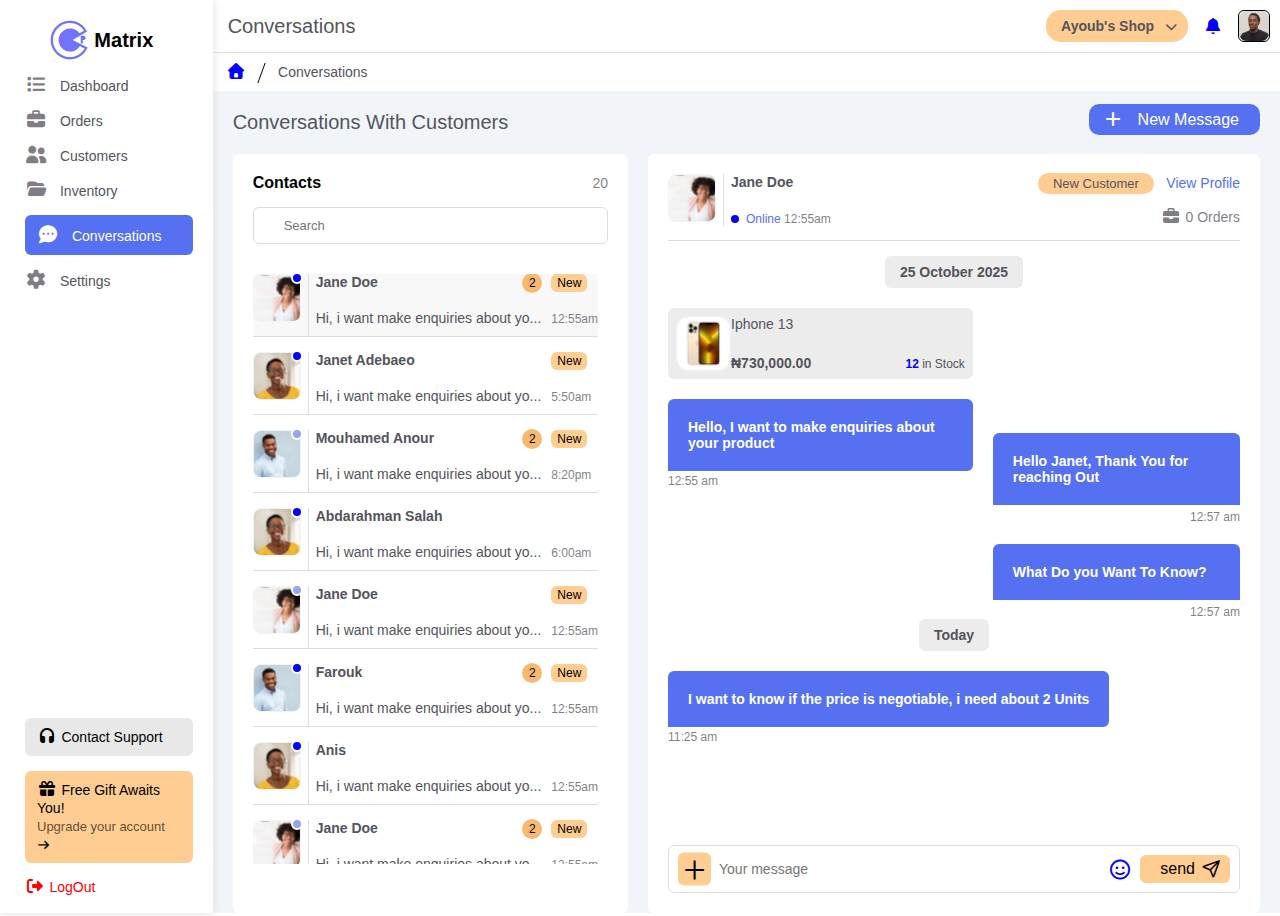
<file: conversations.html>
<!DOCTYPE html>
<html lang="en">
    <head>
        <meta charset="UTF-8">
        <meta http-equiv="X-UA-compatible" content="IE=edge">
        <meta name="viewport" content="width=device-width, initial-scale=1.0">
        <title>Conversations</title>
        <!-- Font Awesome Library -->
        <link rel="stylesheet" href="css/all.min.css">
        <!-- Our Own Framework -->
        <link rel="stylesheet" href="css/framework.css">
        <!-- Our Css File -->
        <link rel="stylesheet" href="css/orders.css">
    </head>

    <body>
        <!-- Start Page -->
        <div class="page d-flex">
            <!-- Start SideBar  -->
            <div class="sidebar p-relative p-20">
                <div class="intro d-flex">
                    <i class="fa-brands fa-codiepie"></i>
                    <h1 class="m-0 fs-20">Matrix</h1>
                </div>

                <!-- Start Ul Links -->
                <div class="ul-links">
                    <ul class="m-0 mt-15 pl-20 flex-1">
                    <!-- First Ii -->
                    <li class="mb-15 trans-3s">
                        <a href="index.html">
                            <i class="fa-solid fa-list"></i>
                            <span>Dashboard</span>
                        </a>
                    </li>

                    <!-- Second Ii -->
                    <li class="mb-15 trans-3s">
                        <a href="orders.html">
                            <i class="fa-solid fa-briefcase"></i>
                            <span>Orders</span>
                        </a>
                    </li>

                    <!-- Third Ii -->
                    <li class="mb-15 trans-3s">
                        <a href="customers.html">
                            <i class="fa-solid fa-user-group"></i>
                            <span>Customers</span>
                        </a>
                    </li>

                    <!-- Fourth Ii -->
                    <li class="mb-15 trans-3s">
                        <a href="inventory.html">
                            <i class="fa-solid fa-folder-open"></i>
                            <span>Inventory</span>
                        </a>
                    </li>

                    <!-- Fifth Ii -->
                    <li class="active mb-15 trans-3s">
                        <a href="conversations.html">
                            <i class="fa-solid fa-comment-dots"></i>
                            <span>Conversations</span>
                        </a>
                    </li>

                    <!-- Sixth Ii -->
                    <li class="mb-15 trans-3s">
                        <a href="settings.html">
                            <i class="fa-solid fa-gear"></i>
                            <span>Settings</span>
                        </a>
                    </li>
                    </ul>
                    <!-- End Ul Links -->

                    <!-- Start Another Ul Links -->
                
                    <ul class="m-0 pl-20">
                    <li class="mb-15 trans-3s">
                        <a href="#">
                            <i class="fa-solid fa-headphones c-black"></i>
                            <span>Contact Support</span>
                        </a>
                    </li>

                    <li class="mb-15 trans-3s">
                        <a href="#">
                            <i class="fa-solid fa-gift c-black"></i>
                            <span>Free Gift Awaits You!</span>
                            <br>
                            <span>Upgrade your account </span>
                            <i class="fa-solid fa-arrow-right c-black" style="font-size: 11px;"></i>
                        </a>
                    </li>

                    <li class="trans-3s">
                        <a href="#">
                            <i class="fa-solid fa-right-from-bracket c-red"></i>
                            <span class="c-red fs-14">LogOut</span>
                        </a>
                    </li>
                    </ul>
                <!-- End Another Ul Links -->
                </div>
            </div>
            <!-- End SideBar -->

            <!-- Start Content -->
            <div class="content w-full">
                <div class="head bg-white">
                    <div class="user-title d-flex p-10 pl-15 space-between">
                        <div class="title">
                            <h2 class="m-0 fs-20">Conversations</h2>
                        </div>

                        <div class="user-shop d-flex">
                            <h3 class="m-0 p-relative trans-3s fs-14 m-auto mr-15 rad-15">
                                Ayoub's Shop
                                <i class="fa-solid fa-chevron-down fs-12 pl-8"></i>
                            </h3>
                            <i class="fa-solid fa-bell m-auto mr-15"></i>
                            <img class="rad-6 m-auto" src="images/user-profile.svg" alt="">
                        </div>
                    </div>

                    <div class="order-info w-full c-blue">
                        <i class="fa-solid fa-house w-fit"></i>
                        <span class="fs-14 ml-30 p-relative">Conversations</span>
                    </div>
                </div>

                <div class="header d-flex p-relative">
                    <h1 class="m-0 flex-1 fs-20 m-20">Conversations With Customers</h1>
                    <div class="new-order mt-20">
                        <span href="" class="bottom-click trans-3s rad-10 m-auto mr-20 c-white pr-20">
                            <i class="fa-solid fa-plus"></i>
                            New Message
                        </span>
                    </div>
                </div>

                <!-- Start Conversations Page -->
                <div class="conversation-content d-flex gap-20">
                    <div class="contacts-table p-20 ml-20 w-fit rad-6 bg-white">
                        <div class="top d-flex align-center space-between mb-15">
                            <h4 class="m-0 fs-16">Contacts</h4>
                            <span class="fs-14">20</span>
                        </div>
                        <form>
                            <input class="p-10 rad-6 w-full fs-13" type="search" name="Search-contact" placeholder="Search">
                        </form>

                        <div class="contact-cards p-relative d-flex gap-15">
                            <!-- First Card -->
                            <div class="card active d-flex gap-15 p-relative trans-3s">
                                    <div class="user-img p-relative active">
                                        <img src="images/customer-1.svg" alt="customer-img ">
                                    </div>
                                    <div class="content-profile d-flex">
                                        <div class="left d-flex">
                                            <h3 class="m-0 fs-14 mb-10">Jane Doe</h3>
                                            <h3 class="m-0 fs-14">Hi, i want make enquiries about yo...</h3>                                        
                                        </div>
                                        <div class="right fs-12 d-flex ml-10">
                                            <span class="notifaction rad-6 w-fit trans-3s p-relative">New</span>
                                            <span>12:55am</span>
                                        </div>
                                    </div>
                            </div>

                            <!-- Second Card -->
                            <div class="card d-flex gap-15 p-relative trans-3s">
                                    <div class="user-img p-relative active">
                                        <img src="images/customer-2.svg" alt="customer-img ">
                                    </div>
                                    <div class="content-profile d-flex">
                                        <div class="left d-flex">
                                            <h3 class="m-0 fs-14 mb-10">Janet Adebaeo</h3>
                                            <h3 class="m-0 fs-14">Hi, i want make enquiries about yo...</h3>                                        
                                        </div>
                                        <div class="right fs-12 d-flex ml-10">
                                            <span class="rad-6 w-fit trans-3s p-relative">New</span>
                                            <span>5:50am</span>
                                        </div>
                                    </div>
                            </div>

                            <!-- Third Card -->
                            <div class="card d-flex gap-15 p-relative trans-3s">
                                    <div class="user-img p-relative un-active">
                                        <img src="images/customer-3.svg" alt="customer-img ">
                                    </div>
                                    <div class="content-profile d-flex">
                                        <div class="left d-flex">
                                            <h3 class="m-0 fs-14 mb-10">Mouhamed Anour</h3>
                                            <h3 class="m-0 fs-14">Hi, i want make enquiries about yo...</h3>                                        
                                        </div>
                                        <div class="right fs-12 d-flex ml-10">
                                            <span class="notifaction rad-6 w-fit trans-3s p-relative">New</span>
                                            <span>8:20pm</span>
                                        </div>
                                    </div>
                            </div>

                            <!-- Fourth Card -->
                            <div class="card d-flex gap-15 p-relative trans-3s">
                                    <div class="user-img p-relative active">
                                        <img src="images/customer-2.svg" alt="customer-img ">
                                    </div>
                                    <div class="content-profile d-flex">
                                        <div class="left d-flex">
                                            <h3 class="m-0 fs-14 mb-10">Abdarahman Salah</h3>
                                            <h3 class="m-0 fs-14">Hi, i want make enquiries about yo...</h3>                                        
                                        </div>
                                        <div class="right fs-12 d-flex ml-10">
                                            <span class="odd rad-6 w-fit trans-3s p-relative">New</span>
                                            <span class="mt-auto">6:00am</span>
                                        </div>
                                    </div>
                            </div>

                            <!-- Fifth Card -->
                            <div class="card d-flex gap-15 p-relative trans-3s">
                                    <div class="user-img p-relative un-active">
                                        <img src="images/customer-1.svg" alt="customer-img ">
                                    </div>
                                    <div class="content-profile d-flex">
                                        <div class="left d-flex">
                                            <h3 class="m-0 fs-14 mb-10">Jane Doe</h3>
                                            <h3 class="m-0 fs-14">Hi, i want make enquiries about yo...</h3>                                        
                                        </div>
                                        <div class="right fs-12 d-flex ml-10">
                                            <span class="rad-6 w-fit trans-3s p-relative">New</span>
                                            <span>12:55am</span>
                                        </div>
                                    </div>
                            </div>

                            <!-- Sixth Card -->
                            <div class="card d-flex gap-15 p-relative trans-3s">
                                    <div class="user-img p-relative active">
                                        <img src="images/customer-3.svg" alt="customer-img ">
                                    </div>
                                    <div class="content-profile d-flex">
                                        <div class="left d-flex">
                                            <h3 class="m-0 fs-14 mb-10">Farouk</h3>
                                            <h3 class="m-0 fs-14">Hi, i want make enquiries about yo...</h3>                                        
                                        </div>
                                        <div class="right fs-12 d-flex ml-10">
                                            <span class="notifaction rad-6 w-fit trans-3s p-relative">New</span>
                                            <span>12:55am</span>
                                        </div>
                                    </div>
                            </div>

                            <!-- Seveneth Card -->
                            <div class="card d-flex gap-15 p-relative trans-3s">
                                    <div class="user-img p-relative active">
                                        <img src="images/customer-2.svg" alt="customer-img ">
                                    </div>
                                    <div class="content-profile d-flex">
                                        <div class="left d-flex">
                                            <h3 class="m-0 fs-14 mb-10">Anis</h3>
                                            <h3 class="m-0 fs-14">Hi, i want make enquiries about yo...</h3>                                        
                                        </div>
                                        <div class="right fs-12 d-flex ml-10">
                                            <span class="odd rad-6 w-fit trans-3s p-relative">New</span>
                                            <span class="mt-auto">12:55am</span>
                                        </div>
                                    </div>
                            </div>

                            <!-- Eighth Card -->
                            <div class="card d-flex gap-15 p-relative trans-3s">
                                    <div class="user-img p-relative un-active">
                                        <img src="images/customer-1.svg" alt="customer-img ">
                                    </div>
                                    <div class="content-profile d-flex">
                                        <div class="left d-flex">
                                            <h3 class="m-0 fs-14 mb-10">Jane Doe</h3>
                                            <h3 class="m-0 fs-14">Hi, i want make enquiries about yo...</h3>                                        
                                        </div>
                                        <div class="right fs-12 d-flex ml-10">
                                            <span class="notifaction rad-6 w-fit trans-3s p-relative">New</span>
                                            <span>12:55am</span>
                                        </div>
                                    </div>
                            </div>

                            <!-- Nineth Card -->
                            <div class="card d-flex gap-15 p-relative trans-3s">
                                    <div class="user-img p-relative un-active">
                                        <img src="images/customer-3.svg" alt="customer-img ">
                                    </div>
                                    <div class="content-profile d-flex">
                                        <div class="left d-flex">
                                            <h3 class="m-0 fs-14 mb-10">Haithem</h3>
                                            <h3 class="m-0 fs-14">Hi, i want make enquiries about yo...</h3>                                        
                                        </div>
                                        <div class="right fs-12 d-flex ml-10">
                                            <span class="notifaction rad-6 w-fit trans-3s p-relative">New</span>
                                            <span>12:55am</span>
                                        </div>
                                    </div>
                            </div>

                            <!-- Tenth Card -->
                            <div class="card d-flex gap-15 p-relative trans-3s">
                                    <div class="user-img p-relative active">
                                        <img src="images/customer-2.svg" alt="customer-img ">
                                    </div>
                                    <div class="content-profile d-flex">
                                        <div class="left d-flex">
                                            <h3 class="m-0 fs-14 mb-10">Anis</h3>
                                            <h3 class="m-0 fs-14">Hi, i want make enquiries about yo...</h3>                                        
                                        </div>
                                        <div class="right fs-12 d-flex ml-10">
                                            <span class="odd rad-6 w-fit trans-3s p-relative">New</span>
                                            <span class="mt-auto">12:55am</span>
                                        </div>
                                    </div>
                            </div>

                            <!-- Eleven Card -->
                            <div class="card d-flex gap-15 p-relative trans-3s">
                                    <div class="user-img p-relative active">
                                        <img src="images/customer-1.svg" alt="customer-img ">
                                    </div>
                                    <div class="content-profile d-flex">
                                        <div class="left d-flex">
                                            <h3 class="m-0 fs-14 mb-10">Jane Doe</h3>
                                            <h3 class="m-0 fs-14">Hi, i want make enquiries about yo...</h3>                                        
                                        </div>
                                        <div class="right fs-12 d-flex ml-10">
                                            <span class="notifaction rad-6 w-fit trans-3s p-relative">New</span>
                                            <span>12:55am</span>
                                        </div>
                                    </div>
                            </div>

                            <!-- Tweleve Card -->
                            <div class="card d-flex gap-15 p-relative trans-3s">
                                    <div class="user-img p-relative active">
                                        <img src="images/customer-2.svg" alt="customer-img ">
                                    </div>
                                    <div class="content-profile d-flex">
                                        <div class="left d-flex">
                                            <h3 class="m-0 fs-14 mb-10">Janet Adebaeo</h3>
                                            <h3 class="m-0 fs-14">Hi, i want make enquiries about yo...</h3>                                        
                                        </div>
                                        <div class="right fs-12 d-flex ml-10">
                                            <span class="rad-6 w-fit trans-3s p-relative">New</span>
                                            <span>5:50am</span>
                                        </div>
                                    </div>
                            </div>

                            <!-- Thirteen Card -->
                            <div class="card d-flex gap-15 p-relative trans-3s">
                                    <div class="user-img p-relative active">
                                        <img src="images/customer-3.svg" alt="customer-img ">
                                    </div>
                                    <div class="content-profile d-flex">
                                        <div class="left d-flex">
                                            <h3 class="m-0 fs-14 mb-10">Mouhamed Anour</h3>
                                            <h3 class="m-0 fs-14">Hi, i want make enquiries about yo...</h3>                                        
                                        </div>
                                        <div class="right fs-12 d-flex ml-10">
                                            <span class="notifaction rad-6 w-fit trans-3s p-relative">New</span>
                                            <span>8:20pm</span>
                                        </div>
                                    </div>
                            </div>

                            <!-- Fourteen Card -->
                            <div class="card d-flex gap-15 p-relative trans-3s">
                                    <div class="user-img p-relative un-active">
                                        <img src="images/customer-2.svg" alt="customer-img ">
                                    </div>
                                    <div class="content-profile d-flex">
                                        <div class="left d-flex">
                                            <h3 class="m-0 fs-14 mb-10">Abdarahman Salah</h3>
                                            <h3 class="m-0 fs-14">Hi, i want make enquiries about yo...</h3>                                        
                                        </div>
                                        <div class="right fs-12 d-flex ml-10">
                                            <span class="odd rad-6 w-fit trans-3s p-relative">New</span>
                                            <span class="mt-auto">6:00am</span>
                                        </div>
                                    </div>
                            </div>

                            <!-- Fifteen Card -->
                            <div class="card d-flex gap-15 p-relative trans-3s">
                                    <div class="user-img p-relative un-active">
                                        <img src="images/customer-1.svg" alt="customer-img ">
                                    </div>
                                    <div class="content-profile d-flex">
                                        <div class="left d-flex">
                                            <h3 class="m-0 fs-14 mb-10">Jane Doe</h3>
                                            <h3 class="m-0 fs-14">Hi, i want make enquiries about yo...</h3>                                        
                                        </div>
                                        <div class="right fs-12 d-flex ml-10">
                                            <span class="rad-6 w-fit trans-3s p-relative">New</span>
                                            <span>12:55am</span>
                                        </div>
                                    </div>
                            </div>

                            <!-- Sixteen Card -->
                            <div class="card d-flex gap-15 p-relative trans-3s">
                                    <div class="user-img p-relative un-active">
                                        <img src="images/customer-3.svg" alt="customer-img ">
                                    </div>
                                    <div class="content-profile d-flex">
                                        <div class="left d-flex">
                                            <h3 class="m-0 fs-14 mb-10">Farouk</h3>
                                            <h3 class="m-0 fs-14">Hi, i want make enquiries about yo...</h3>                                        
                                        </div>
                                        <div class="right fs-12 d-flex ml-10">
                                            <span class="notifaction rad-6 w-fit trans-3s p-relative">New</span>
                                            <span>12:55am</span>
                                        </div>
                                    </div>
                            </div>

                            <!-- Seveneteen Card -->
                            <div class="card d-flex gap-15 p-relative trans-3s">
                                    <div class="user-img p-relative active">
                                        <img src="images/customer-2.svg" alt="customer-img ">
                                    </div>
                                    <div class="content-profile d-flex">
                                        <div class="left d-flex">
                                            <h3 class="m-0 fs-14 mb-10">Anis</h3>
                                            <h3 class="m-0 fs-14">Hi, i want make enquiries about yo...</h3>                                        
                                        </div>
                                        <div class="right fs-12 d-flex ml-10">
                                            <span class="odd rad-6 w-fit trans-3s p-relative">New</span>
                                            <span class="mt-auto">12:55am</span>
                                        </div>
                                    </div>
                            </div>

                            <!-- Eighteen Card -->
                            <div class="card d-flex gap-15 p-relative trans-3s">
                                    <div class="user-img p-relative active">
                                        <img src="images/customer-1.svg" alt="customer-img ">
                                    </div>
                                    <div class="content-profile d-flex">
                                        <div class="left d-flex">
                                            <h3 class="m-0 fs-14 mb-10">Jane Doe</h3>
                                            <h3 class="m-0 fs-14">Hi, i want make enquiries about yo...</h3>                                        
                                        </div>
                                        <div class="right fs-12 d-flex ml-10">
                                            <span class="notifaction rad-6 w-fit trans-3s p-relative">New</span>
                                            <span>12:55am</span>
                                        </div>
                                    </div>
                            </div>

                            <!-- Nineteen Card -->
                            <div class="card d-flex gap-15 p-relative trans-3s">
                                    <div class="user-img p-relative active">
                                        <img src="images/customer-3.svg" alt="customer-img ">
                                    </div>
                                    <div class="content-profile d-flex">
                                        <div class="left d-flex">
                                            <h3 class="m-0 fs-14 mb-10">Haithem</h3>
                                            <h3 class="m-0 fs-14">Hi, i want make enquiries about yo...</h3>                                        
                                        </div>
                                        <div class="right fs-12 d-flex ml-10">
                                            <span class="notifaction rad-6 w-fit trans-3s p-relative">New</span>
                                            <span>12:55am</span>
                                        </div>
                                    </div>
                            </div>

                            <!-- Twenty Card -->
                            <div class="card d-flex gap-15 p-relative trans-3s">
                                    <div class="user-img p-relative un-active">
                                        <img src="images/customer-2.svg" alt="customer-img ">
                                    </div>
                                    <div class="content-profile d-flex">
                                        <div class="left d-flex">
                                            <h3 class="m-0 fs-14 mb-10">Anis</h3>
                                            <h3 class="m-0 fs-14">Hi, i want make enquiries about yo...</h3>                                        
                                        </div>
                                        <div class="right fs-12 d-flex ml-10">
                                            <span class="odd rad-6 w-fit trans-3s p-relative">New</span>
                                            <span class="mt-auto">12:55am</span>
                                        </div>
                                    </div>
                            </div>
                        </div>
                    </div>

                    <div class="conversation-table mr-20 bg-white flex-1 p-20 rad-6">
                        <div class="top d-flex p-relative">
                            <div class="left d-flex flex-1">
                                <div class="user-img">
                                    <img src="images/customer-1.svg" alt="">
                                </div>
                                <div class="user-info d-flex ml-15 p-relative">
                                    <div class="name">
                                        <h3 class="m-0 fs-14">Jane Doe</h3>
                                    </div>
                                    <div class="active fs-12 ml-15 p-relative">
                                        <span>Online</span>
                                        <span class="time">12:55am</span>
                                    </div>
                                </div>
                            </div>
                            <div class="right d-flex">
                                <div class="top">
                                    <span class="btn-shape fs-12">New Customer</span>
                                    <a class="fs-14 ml-8 trans-3s" href="#">View Profile</a>
                                </div>
                                <div class="bottom">
                                    <i class="fa-solid fa-briefcase"></i>
                                    <span class="fs-14">0 Orders</span>
                                </div>
                            </div>
                        </div>

                        <div class="middle mt-30">
                            <h3 class="m-0 w-fit rad-6 fs-14">25 October 2025</h3>
                            <div class="messages d-flex gap-20 mt-20">
                                <div class="left">
                                    <div class="product d-flex rad-6 p-8">
                                        <div class="product-img">
                                            <img src="images/product-1.svg" width="55px" alt="">
                                        </div>
                                        <div class="flex-1">
                                            <span class="fs-14">Iphone 13</span>
                                            <h4 class="m-0 fs-14">₦730,000.00</h4>
                                        </div>
                                        <div>
                                            <span class="fs-12"><b class="c-blue">12</b> in Stock</span>
                                        </div>
                                    </div>
                                    <h2 class="m-0 fs-14 mt-20">Hello, I want to make enquiries about your product</h2>
                                    <span class="time fs-12">12:55 am</span>
                                </div>

                                <div class="right">
                                    <h2 class="m-0 fs-14">Hello Janet, Thank You for reaching Out</h2>
                                    <span class="time fs-12">12:57 am</span>
                                    <h2 class="m-0 fs-14 mt-20">What Do you Want To Know?</h2>
                                    <span class="time fs-12">12:57 am</span>
                                </div>
                            </div>

                            <h3 class="m-0 w-fit rad-6 fs-14">Today</h3>
                            <h2 class="m-0 fs-14 w-fit mt-20">I want to know if the price is negotiable, i need about 2 Units</h2>
                            <span class="time fs-12">11:25 am</span>
                        </div>

                        <div class="bottom">
                            <div class="search p-relative">
                                <input class="p-15 rad-6 w-full fs-14" type="text" name="Message" placeholder="Your message">
                                <span class="send trans-3s p-relative">send</span>
                            </div>
                        </div>
                    </div>
                </div>
                <!-- End Conversations Page -->
            </div>
        </div>
        <!-- End Page -->
    </body>
</html>
</file>
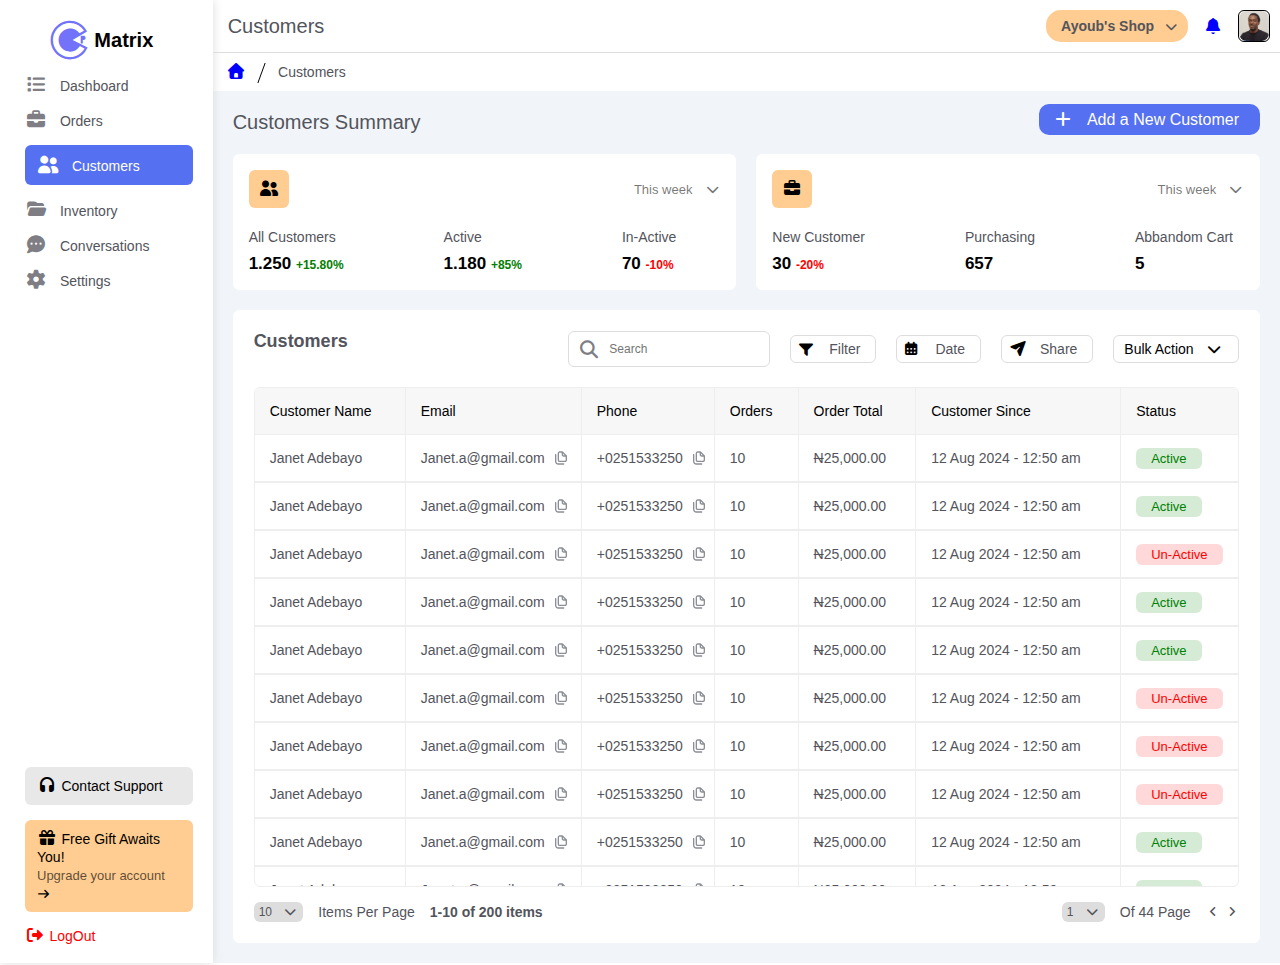
<file: customers.html>
<!DOCTYPE html>
<html lang="en">
    <head>
        <meta charset="UTF-8">
        <meta http-equiv="X-UA-compatible" content="IE=edge">
        <meta name="viewport" content="width=device-width, initial-scale=1.0">
        <title>Customers</title>
        <!-- Font Awesome Library -->
        <link rel="stylesheet" href="css/all.min.css">
        <!-- Our Own Framework -->
        <link rel="stylesheet" href="css/framework.css">
        <!-- Our Css File -->
        <link rel="stylesheet" href="css/orders.css">
    </head>

    <body>
        <!-- Start Page -->
        <div class="page d-flex">
            <!-- Start SideBar  -->
            <div class="sidebar p-relative p-20">
                <div class="intro d-flex">
                    <i class="fa-brands fa-codiepie"></i>
                    <h2 class="m-0 fs-20">Matrix</h2>
                </div>

                <!-- Start Ul Links -->
                <div class="ul-links">
                    <ul class="m-0 mt-15 pl-20 flex-1">
                    <!-- First Ii -->
                    <li class="mb-15 trans-3s">
                        <a href="index.html">
                            <i class="fa-solid fa-list"></i>
                            <span>Dashboard</span>
                        </a>
                    </li>

                    <!-- Second Ii -->
                    <li class="mb-15 trans-3s">
                        <a href="orders.html">
                            <i class="fa-solid fa-briefcase"></i>
                            <span>Orders</span>
                        </a>
                    </li>

                    <!-- Third Ii -->
                    <li class="active mb-15 trans-3s">
                        <a href="customers.html">
                            <i class="fa-solid fa-user-group"></i>
                            <span>Customers</span>
                        </a>
                    </li>

                    <!-- Fourth Ii -->
                    <li class="mb-15 trans-3s">
                        <a href="inventory.html">
                            <i class="fa-solid fa-folder-open"></i>
                            <span>Inventory</span>
                        </a>
                    </li>

                    <!-- Fifth Ii -->
                    <li class="mb-15 trans-3s">
                        <a href="conversations.html">
                            <i class="fa-solid fa-comment-dots"></i>
                            <span>Conversations</span>
                        </a>
                    </li>

                    <!-- Sixth Ii -->
                    <li class="mb-15 trans-3s">
                        <a href="settings.html">
                            <i class="fa-solid fa-gear"></i>
                            <span>Settings</span>
                        </a>
                    </li>
                    </ul>
                    <!-- End Ul Links -->

                    <!-- Start Another Ul Links -->
                
                    <ul class="m-0 pl-20">
                    <li class="mb-15 trans-3s">
                        <a href="#">
                            <i class="fa-solid fa-headphones c-black"></i>
                            <span>Contact Support</span>
                        </a>
                    </li>

                    <li class="mb-15 trans-3s">
                        <a href="#">
                            <i class="fa-solid fa-gift c-black"></i>
                            <span>Free Gift Awaits You!</span>
                            <br>
                            <span>Upgrade your account </span>
                            <i class="fa-solid fa-arrow-right c-black" style="font-size: 11px;"></i>
                        </a>
                    </li>

                    <li class="trans-3s">
                        <a href="#">
                            <i class="fa-solid fa-right-from-bracket c-red"></i>
                            <span class="c-red fs-14">LogOut</span>
                        </a>
                    </li>
                    </ul>
                <!-- End Another Ul Links -->
                </div>
            </div>
            <!-- End SideBar -->

            <!-- Start Content -->
            <div class="content w-full">
                <div class="head bg-white">
                    <div class="user-title d-flex p-10 pl-15 space-between">
                        <div class="title">
                            <h2 class="m-0 fs-20">Customers</h2>
                        </div>

                        <div class="user-shop d-flex">
                            <h3 class="m-0 p-relative trans-3s fs-14 m-auto mr-15 rad-15">
                                Ayoub's Shop
                                <i class="fa-solid fa-chevron-down fs-12 pl-8"></i>
                            </h3>
                            <i class="fa-solid fa-bell m-auto mr-15"></i>
                            <img class="rad-6 m-auto" src="images/user-profile.svg" alt="">
                        </div>
                    </div>

                    <div class="order-info w-full c-blue">
                        <i class="fa-solid fa-house w-fit"></i>
                        <span class="fs-14 ml-30 p-relative">Customers</span>
                    </div>
                </div>

                <div class="header d-flex p-relative">
                    <h1 class="m-0 flex-1 fs-20 m-20">Customers Summary</h1>
                    <div class="new-order mt-20">
                        <span href="" class="bottom-click trans-3s rad-10 m-auto mr-20 c-white pr-20">
                            <i class="fa-solid fa-plus"></i>
                            Add a New Customer
                        </span>

                        <div class="custom-order rad-6 p-30 p-absolute bg-white" style="padding: 15px">
                            <h3 class="m-0 mb-20 c-black">Add a New Customer</h3>
                            <div class="customer-info">
                                <h3 class="m-0 fs-14">Customer Information</h3>
                                <input class="p-10 rad-6 fs-12 mt-10 w-full" type="text" name="Customer-name" placeholder="Customer Name">
                                <br>
                                <input class="p-10 rad-6 fs-12 mt-10 w-full" type="email" name="Customer-email" placeholder="Customer Email">
                                <div class="phone-number mt-10 d-flex gap-8">
                                    <span class="rad-6 p-10 align-center d-flex gap-8 fs-14">
                                        <img src="images/flag.svg" alt="">
                                        +234
                                        <i class="fa-solid fa-chevron-down ml-8 fs-12"></i>
                                    </span>
                                    <input class="p-10 rad-6 fs-12 w-full" type="number" name="Number-phone" placeholder="Number Phone">
                                </div>
                            </div>

                            <div class="next-info w-full">
                                <label class="d-flex mt-15 fs-14 w-fit">
                                    Add Address
                                    <input class="toggle-checkbox" type="checkbox">
                                    <div class="toggle-switch p-relative ml-15 rad-20 trans-3s"></div>
                                </label>
                            </div>

                            <div class="actions d-flex mt-20 gap-30">
                                <div class="cancel-order rad-20 fs-14 trans-3s">
                                    <h3 class="m-0">Cancel</h3>
                                </div>
                                
                                <div class="create-order rad-20 fs-14 trans-3s">
                                    <h3 class="m-0">Create Order</h3>
                                </div>
                            </div>
                        </div>
                    </div>
                </div>

                <!-- Start Cards -->
                <div class="cards-info d-grid gap-20 ml-20 mr-20">
                    <!-- First Card -->
                    <div class="card rad-6 p-15 bg-white">
                        <div class="top d-flex space-between">
                            <div class="icon trans-3s rad-6 p-10">
                                <i class="fa-solid fa-user-group"></i>
                            </div>
                            <div class="week">
                                <span class="trans-3s">
                                    This week
                                    <i class="fa-solid fa-chevron-down ml-8"></i>
                                </span>
                            </div>
                        </div>

                        <div class="info d-flex mt-20 gap-100 p-relative">
                            <div class="orders">
                                <span style="color: var(--text-color);" class="fs-14">All Customers</span>
                                <h3 class="m-0">
                                    1.250
                                    <span class="plus">+15.80%</span>
                                </h3>
                            </div>

                            <div class="pending">
                                <span style="color: var(--text-color);" class="fs-14">Active</span>
                                <h3 class="m-0">
                                    1.180
                                    <span class="plus">+85%</span>
                                </h3>
                            </div>

                            <div class="completed">
                                <span style="color: var(--text-color);" class="fs-14">In-Active</span>
                                <h3 class="m-0">
                                    70
                                    <span class="minus">-10%</span>
                                </h3>
                            </div>
                        </div>                        
                    </div>

                    <!-- Second Card -->
                    <div class="card form rad-6 p-15 bg-white">
                        <div class="top d-flex space-between">
                            <div class="icon trans-3s rad-6 p-10">
                                <i class="fa-solid fa-briefcase"></i>
                            </div>
                            <div class="week">
                                <span class="trans-3s">
                                    This week
                                    <i class="fa-solid fa-chevron-down ml-8"></i>
                                </span>
                            </div>
                        </div>

                        <div class="info d-flex mt-20 gap-100 p-relative">
                            <div class="orders">
                                <span style="color: var(--text-color);" class="fs-14">New Customer</span>
                                <h3 class="m-0">
                                    30
                                    <span class="minus">-20%</span>
                                </h3>
                            </div>

                            <div class="pending">
                                <span style="color: var(--text-color);" class="fs-14">Purchasing</span>
                                <h3 class="m-0">657</h3>
                            </div>

                            <div class="completed">
                                <span style="color: var(--text-color);" class="fs-14">Abbandom Cart</span>
                                <h3 class="m-0">
                                    5
                                </h3>
                            </div>
                        </div>                        
                    </div>
                </div>
                <!-- End Cards -->

                <!-- Start Table -->
                <div class="table p-20 rad-6 bg-white m-20">
                    <div class="header d-flex">
                        <h3 class="m-0 flex-1 fs-18">Customers</h3>
                        <div class="options d-flex gap-20 align-center">
                            <div class="search-bar p-relative w-fit">
                                <form>
                                    <input class="trans-3s rad-6 fs-12" type="search" placeholder="Search" name="Search">
                                </form>
                            </div>

                            <div class="bottom hover-option rad-6 p-relative trans-3s fs-14">
                                <span>Filter</span>
                                <div class="option trans-3s">
                                    <h3 class="m-0 fs-16 mb-10" style="color: black;">Filter</h3>
                                    <div class="order-type mb-25">
                                        <span>Customer Status</span>
                                        <form class="mt-10">
                                            <input type="checkbox" name="Checkbox" id="check-1">
                                            <label class="p-relative" for="check-1">Active</label>

                                            <input type="checkbox" name="Checkbox" id="check-2">
                                            <label class="p-relative" for="check-2">Un-Active</label>
                                        </form>
                                    </div>

                                    <div class="status-type mb-10 p-relative">
                                        <span>Status</span>
                                        <form class="mt-10 p-relative w-fit">
                                            <select class="rad-6" name="status" id="status">
                                                <option value="all">All</option>
                                                <option value="status-2">Active</option>
                                                <option value="status-3">Un-Active</option>
                                            </select>
                                        </form>
                                    </div>

                                    <div class="customer-type p-relative">
                                        <span>Customer</span>
                                        <form class="mt-10 w-fit p-relative">
                                            <select class="rad-6" name="customer" id="customer">
                                                <option value="all">All</option>
                                                <option value="customer-1">Janet Adebayo</option>
                                                <option value="customer-2">Samuel Johnson</option>
                                                <option value="customer-3">Francis Doe</option>
                                            </select>
                                        </form>
                                    </div>

                                    <div class="amount-type p-relative mt-10 mb-15">
                                        <span>Amount</span>
                                        <br>
                                        <span>From</span>
                                        <div class="price mt-10">
                                            <form>
                                                <input type="number" value="0.00" name="Price">
                                            </form>

                                            <span class="p-absolute">To</span>
                                            <br>
                                            <form>
                                                <input type="number" name="Price" value="0.00">
                                            </form>
                                        </div>
                                    </div>

                                    <div class="submit-type">
                                        <input class="trans-3s" type="submit" name="Filter" value="Fleter">
                                    </div>
                                </div>
                            </div>

                            <div class="bottom hover-option rad-6 p-relative trans-3s fs-14">
                                <span>Date</span>
                                <div class="option trans-3s">
                                    <h3 class="m-0 fs-16 mb-10" style="color: black;">By Date</h3>
                                    <div class="order-type mt-15">
                                        <!-- First Form -->
                                        <form class="mt-10">
                                            <input type="checkbox" name="Checkbox" id="check-3">
                                            <label class="p-relative" for="check-3">This Week</label>

                                            <input type="checkbox" name="Checkbox" id="check-4">
                                            <label class="p-relative" for="check-4">Last Week</label>
                                        </form>

                                        <!-- Second Form -->
                                        <form class="mt-10">
                                            <input type="checkbox" name="Checkbox" id="check-5">
                                            <label class="p-relative" for="check-5">This Month</label>

                                            <input type="checkbox" name="Checkbox" id="check-6">
                                            <label class="p-relative" for="check-6">Last Month</label>
                                        </form>

                                        <!-- Third Form -->
                                        <form class="mt-10">
                                            <input type="checkbox" name="Checkbox" id="check-7">
                                            <label class="p-relative" for="check-7">This Year</label>

                                            <input type="checkbox" name="Checkbox" id="check-8">
                                            <label class="p-relative" for="check-8">Last Year</label>
                                        </form>

                                        <form class="mt-15 p-relative">
                                            <input type="checkbox" name="Checkbox" id="check-9">
                                            <label class="p-relative" for="check-9">This Year</label>
                                        </form>

                                        <div class="submit-type mt-15">
                                            <input class="trans-3s" type="submit" name="Filter" value="Fleter">
                                        </div>
                                    </div>
                                </div>
                            </div>

                            <div class="bottom rad-6 p-relative trans-3s fs-14">
                                <span>Share</span>
                            </div>

                            <span class="bottom rad-6 trans-3s fs-14">
                                Bulk Action
                                <i class="fa-solid fa-chevron-down ml-8"></i>
                            </span>
                        </div>
                    </div>

                    <div class="responsive-table rad-6">
                        <table class="w-full fs-14">
                            <thead>
                                <tr>
                                    <td class="p-15 p-relative">Customer Name</td>
                                    <td class="p-15 p-relative">Email</td>
                                    <td class="p-15 p-relative">Phone</td>
                                    <td class="p-15 p-relative">Orders</td>
                                    <td class="p-15 p-relative">Order Total</td>
                                    <td class="p-15 p-relative">Customer Since</td>
                                    <td class="p-15 p-relative">Status</td>
                                </tr>
                            </thead>

                            <tbody>
                                <!-- First Row -->
                                <tr>
                                    <td>Janet Adebayo</td>
                                    <td>
                                        Janet.a@gmail.com
                                        <img class="id-file" src="images/id-img.svg" alt="">
                                    </td>
                                    <td>
                                        +0251533250
                                        <img class="id-file" src="images/id-img.svg" alt="">
                                    </td>
                                    <td>10</td>
                                    <td>N25,000.00</td>
                                    <td>
                                        <span>12 Aug 2024 - 12:50 am</span>
                                    </td>
                                    <td>
                                        <span class="btn-shape bg-green c-green">
                                            Active
                                        </span>
                                    </td>
                                </tr>

                                <!-- Second Row -->
                                <tr>
                                    <td>Janet Adebayo</td>
                                    <td>
                                        Janet.a@gmail.com
                                        <img class="id-file" src="images/id-img.svg" alt="">
                                    </td>
                                    <td>
                                        +0251533250
                                        <img class="id-file" src="images/id-img.svg" alt="">
                                    </td>
                                    <td>10</td>
                                    <td>N25,000.00</td>
                                    <td>
                                        <span>12 Aug 2024 - 12:50 am</span>
                                    </td>
                                    <td>
                                        <span class="btn-shape bg-green c-green">
                                            Active
                                        </span>
                                    </td>
                                </tr>

                                <!-- Third Row -->
                                <tr>
                                    <td>Janet Adebayo</td>
                                    <td>
                                        Janet.a@gmail.com
                                        <img class="id-file" src="images/id-img.svg" alt="">
                                    </td>
                                    <td>
                                        +0251533250
                                        <img class="id-file" src="images/id-img.svg" alt="">
                                    </td>
                                    <td>10</td>
                                    <td>N25,000.00</td>
                                    <td>
                                        <span>12 Aug 2024 - 12:50 am</span>
                                    </td>
                                    <td>
                                        <span class="btn-shape bg-red c-red">
                                            Un-Active
                                        </span>
                                    </td>
                                </tr>

                                <!-- Fourth Row -->
                                <tr>
                                    <td>Janet Adebayo</td>
                                    <td>
                                        Janet.a@gmail.com
                                        <img class="id-file" src="images/id-img.svg" alt="">
                                    </td>
                                    <td>
                                        +0251533250
                                        <img class="id-file" src="images/id-img.svg" alt="">
                                    </td>
                                    <td>10</td>
                                    <td>N25,000.00</td>
                                    <td>
                                        <span>12 Aug 2024 - 12:50 am</span>
                                    </td>
                                    <td>
                                        <span class="btn-shape bg-green c-green">
                                            Active
                                        </span>
                                    </td>
                                </tr>

                                <!-- Fifth Row -->
                                <tr>
                                    <td>Janet Adebayo</td>
                                    <td>
                                        Janet.a@gmail.com
                                        <img class="id-file" src="images/id-img.svg" alt="">
                                    </td>
                                    <td>
                                        +0251533250
                                        <img class="id-file" src="images/id-img.svg" alt="">
                                    </td>
                                    <td>10</td>
                                    <td>N25,000.00</td>
                                    <td>
                                        <span>12 Aug 2024 - 12:50 am</span>
                                    </td>
                                    <td>
                                        <span class="btn-shape bg-green c-green">
                                            Active
                                        </span>
                                    </td>
                                </tr>

                                <!-- Sixth Row -->
                                <tr>
                                    <td>Janet Adebayo</td>
                                    <td>
                                        Janet.a@gmail.com
                                        <img class="id-file" src="images/id-img.svg" alt="">
                                    </td>
                                    <td>
                                        +0251533250
                                        <img class="id-file" src="images/id-img.svg" alt="">
                                    </td>
                                    <td>10</td>
                                    <td>N25,000.00</td>
                                    <td>
                                        <span>12 Aug 2024 - 12:50 am</span>
                                    </td>
                                    <td>
                                        <span class="btn-shape bg-red c-red">
                                            Un-Active
                                        </span>
                                    </td>
                                </tr>

                                <!-- Seveneth Row -->
                                <tr>
                                    <td>Janet Adebayo</td>
                                    <td>
                                        Janet.a@gmail.com
                                        <img class="id-file" src="images/id-img.svg" alt="">
                                    </td>
                                    <td>
                                        +0251533250
                                        <img class="id-file" src="images/id-img.svg" alt="">
                                    </td>
                                    <td>10</td>
                                    <td>N25,000.00</td>
                                    <td>
                                        <span>12 Aug 2024 - 12:50 am</span>
                                    </td>
                                    <td>
                                        <span class="btn-shape bg-red c-red">
                                            Un-Active
                                        </span>
                                    </td>
                                </tr>

                                <!-- Eighth Row -->
                                <tr>
                                    <td>Janet Adebayo</td>
                                    <td>
                                        Janet.a@gmail.com
                                        <img class="id-file" src="images/id-img.svg" alt="">
                                    </td>
                                    <td>
                                        +0251533250
                                        <img class="id-file" src="images/id-img.svg" alt="">
                                    </td>
                                    <td>10</td>
                                    <td>N25,000.00</td>
                                    <td>
                                        <span>12 Aug 2024 - 12:50 am</span>
                                    </td>
                                    <td>
                                        <span class="btn-shape bg-red c-red">
                                            Un-Active
                                        </span>
                                    </td>
                                </tr>

                                <!-- Nineth Row -->
                                <tr>
                                    <td>Janet Adebayo</td>
                                    <td>
                                        Janet.a@gmail.com
                                        <img class="id-file" src="images/id-img.svg" alt="">
                                    </td>
                                    <td>
                                        +0251533250
                                        <img class="id-file" src="images/id-img.svg" alt="">
                                    </td>
                                    <td>10</td>
                                    <td>N25,000.00</td>
                                    <td>
                                        <span>12 Aug 2024 - 12:50 am</span>
                                    </td>
                                    <td>
                                        <span class="btn-shape bg-green c-green">
                                            Active
                                        </span>
                                    </td>
                                </tr>

                                <!-- Tenth Row -->
                                <tr>
                                    <td>Janet Adebayo</td>
                                    <td>
                                        Janet.a@gmail.com
                                        <img class="id-file" src="images/id-img.svg" alt="">
                                    </td>
                                    <td>
                                        +0251533250
                                        <img class="id-file" src="images/id-img.svg" alt="">
                                    </td>
                                    <td>10</td>
                                    <td>N25,000.00</td>
                                    <td>
                                        <span>12 Aug 2024 - 12:50 am</span>
                                    </td>
                                    <td>
                                        <span class="btn-shape bg-green c-green">
                                            Active
                                        </span>
                                    </td>
                                </tr>

                                <!-- Eleveneth Row -->
                                <tr>
                                    <td>Janet Adebayo</td>
                                    <td>
                                        Janet.a@gmail.com
                                        <img class="id-file" src="images/id-img.svg" alt="">
                                    </td>
                                    <td>
                                        +0251533250
                                        <img class="id-file" src="images/id-img.svg" alt="">
                                    </td>
                                    <td>10</td>
                                    <td>N25,000.00</td>
                                    <td>
                                        <span>12 Aug 2024 - 12:50 am</span>
                                    </td>
                                    <td>
                                        <span class="btn-shape bg-green c-green">
                                            Active
                                        </span>
                                    </td>
                                </tr>

                                <!-- Tweleveth Row -->
                                <tr>
                                    <td>Janet Adebayo</td>
                                    <td>
                                        Janet.a@gmail.com
                                        <img class="id-file" src="images/id-img.svg" alt="">
                                    </td>
                                    <td>
                                        +0251533250
                                        <img class="id-file" src="images/id-img.svg" alt="">
                                    </td>
                                    <td>10</td>
                                    <td>N25,000.00</td>
                                    <td>
                                        <span>12 Aug 2024 - 12:50 am</span>
                                    </td>
                                    <td>
                                        <span class="btn-shape bg-red c-red">
                                            Un-Active
                                        </span>
                                    </td>
                                </tr>

                                <!-- Thirteen Row -->
                                <tr>
                                    <td>Janet Adebayo</td>
                                    <td>
                                        Janet.a@gmail.com
                                        <img class="id-file" src="images/id-img.svg" alt="">
                                    </td>
                                    <td>
                                        +0251533250
                                        <img class="id-file" src="images/id-img.svg" alt="">
                                    </td>
                                    <td>10</td>
                                    <td>N25,000.00</td>
                                    <td>
                                        <span>12 Aug 2024 - 12:50 am</span>
                                    </td>
                                    <td>
                                        <span class="btn-shape bg-red c-red">
                                            Un-Active
                                        </span>
                                    </td>
                                </tr>

                                <!-- Fourteen Row -->
                                <tr>
                                    <td>Janet Adebayo</td>
                                    <td>
                                        Janet.a@gmail.com
                                        <img class="id-file" src="images/id-img.svg" alt="">
                                    </td>
                                    <td>
                                        +0251533250
                                        <img  class="id-file"src="images/id-img.svg" alt="">
                                    </td>
                                    <td>10</td>
                                    <td>N25,000.00</td>
                                    <td>
                                        <span>12 Aug 2024 - 12:50 am</span>
                                    </td>
                                    <td>
                                        <span class="btn-shape bg-green c-green">
                                            Active
                                        </span>
                                    </td>
                                </tr>

                                <!-- Fifteen Row -->
                                <tr>
                                    <td>Janet Adebayo</td>
                                    <td>
                                        Janet.a@gmail.com
                                        <img class="id-file" src="images/id-img.svg" alt="">
                                    </td>
                                    <td>
                                        +0251533250
                                        <img class="id-file" src="images/id-img.svg" alt="">
                                    </td>
                                    <td>10</td>
                                    <td>N25,000.00</td>
                                    <td>
                                        <span>12 Aug 2024 - 12:50 am</span>
                                    </td>
                                    <td>
                                        <span class="btn-shape bg-green c-green">
                                            Active
                                        </span>
                                    </td>
                                </tr>

                                <!-- Sixteen Row -->
                                <tr>
                                    <td>Janet Adebayo</td>
                                    <td>
                                        Janet.a@gmail.com
                                        <img class="id-file" src="images/id-img.svg" alt="">
                                    </td>
                                    <td>
                                        +0251533250
                                        <img class="id-file" src="images/id-img.svg" alt="">
                                    </td>
                                    <td>10</td>
                                    <td>N25,000.00</td>
                                    <td>
                                        <span>12 Aug 2024 - 12:50 am</span>
                                    </td>
                                    <td>
                                        <span class="btn-shape bg-green c-green">
                                            Active
                                        </span>
                                    </td>
                                </tr>

                                <!-- Seventeen Row -->
                                <tr>
                                    <td>Janet Adebayo</td>
                                    <td>
                                        Janet.a@gmail.com
                                        <img class="id-file" src="images/id-img.svg" alt="">
                                    </td>
                                    <td>
                                        +0251533250
                                        <img class="id-file" src="images/id-img.svg" alt="">
                                    </td>
                                    <td>10</td>
                                    <td>N25,000.00</td>
                                    <td>
                                        <span>12 Aug 2024 - 12:50 am</span>
                                    </td>
                                    <td>
                                        <span class="btn-shape bg-red c-red">
                                            Un-Active
                                        </span>
                                    </td>
                                </tr>

                                <!-- Eighteen Row -->
                                <tr>
                                    <td>Janet Adebayo</td>
                                    <td>
                                        Janet.a@gmail.com
                                        <img class="id-file" src="images/id-img.svg" alt="">
                                    </td>
                                    <td>
                                        +0251533250
                                        <img class="id-file" src="images/id-img.svg" alt="">
                                    </td>
                                    <td>10</td>
                                    <td>N25,000.00</td>
                                    <td>
                                        <span>12 Aug 2024 - 12:50 am</span>
                                    </td>
                                    <td>
                                        <span class="btn-shape bg-red c-red">
                                            Un-Active
                                        </span>
                                    </td>
                                </tr>

                                <!-- Nineteen Row -->
                                <tr>
                                    <td>Janet Adebayo</td>
                                    <td>
                                        Janet.a@gmail.com
                                        <img class="id-file" src="images/id-img.svg" alt="">
                                    </td>
                                    <td>
                                        +0251533250
                                        <img class="id-file" src="images/id-img.svg" alt="">
                                    </td>
                                    <td>10</td>
                                    <td>N25,000.00</td>
                                    <td>
                                        <span>12 Aug 2024 - 12:50 am</span>
                                    </td>
                                    <td>
                                        <span class="btn-shape bg-red c-red">
                                            Un-Active
                                        </span>
                                    </td>
                                </tr>

                                <!-- Twenty Row -->
                                <tr>
                                    <td>Janet Adebayo</td>
                                    <td>
                                        Janet.a@gmail.com
                                        <img class="id-file" src="images/id-img.svg" alt="">
                                    </td>
                                    <td>
                                        +0251533250
                                        <img class="id-file" src="images/id-img.svg" alt="">
                                    </td>
                                    <td>10</td>
                                    <td>N25,000.00</td>
                                    <td>
                                        <span>12 Aug 2024 - 12:50 am</span>
                                    </td>
                                    <td>
                                        <span class="btn-shape bg-green c-green">
                                            Active
                                        </span>
                                    </td>
                                </tr>
                            </tbody>
                        </table>
                    </div>

                    <div class="bottom-info d-flex space-between w-flex">
                        <div class="left d-flex gap-15 mt-15 align-center w-flex">
                            <span class="fs-12">
                                10
                                <i class="fa-solid fa-chevron-down ml-8 fs-12"></i>
                            </span>

                            <span class="fs-14">Items Per Page</span>
                            <h3 class="m-0 fs-14">1-10 of 200 items</h3>
                        </div>

                        <div class="right mt-15 gap-15 align-center d-flex w-flex">
                            <span class="fs-12">
                                1
                                <i class="fa-solid fa-chevron-down ml-8 fs-12"></i>
                            </span>
                            
                            <span class="fs-14">Of 44 Page</span>

                            <span class="fs-12">
                                <i class="fa-solid fa-angle-left"></i>
                                <i class="fa-solid fa-angle-right"></i>
                            </span>
                        </div>
                    </div>
                </div>
                <!-- End Table -->
            </div>
        </div>
        <!-- End Page -->
    </body>
</html>
</file>
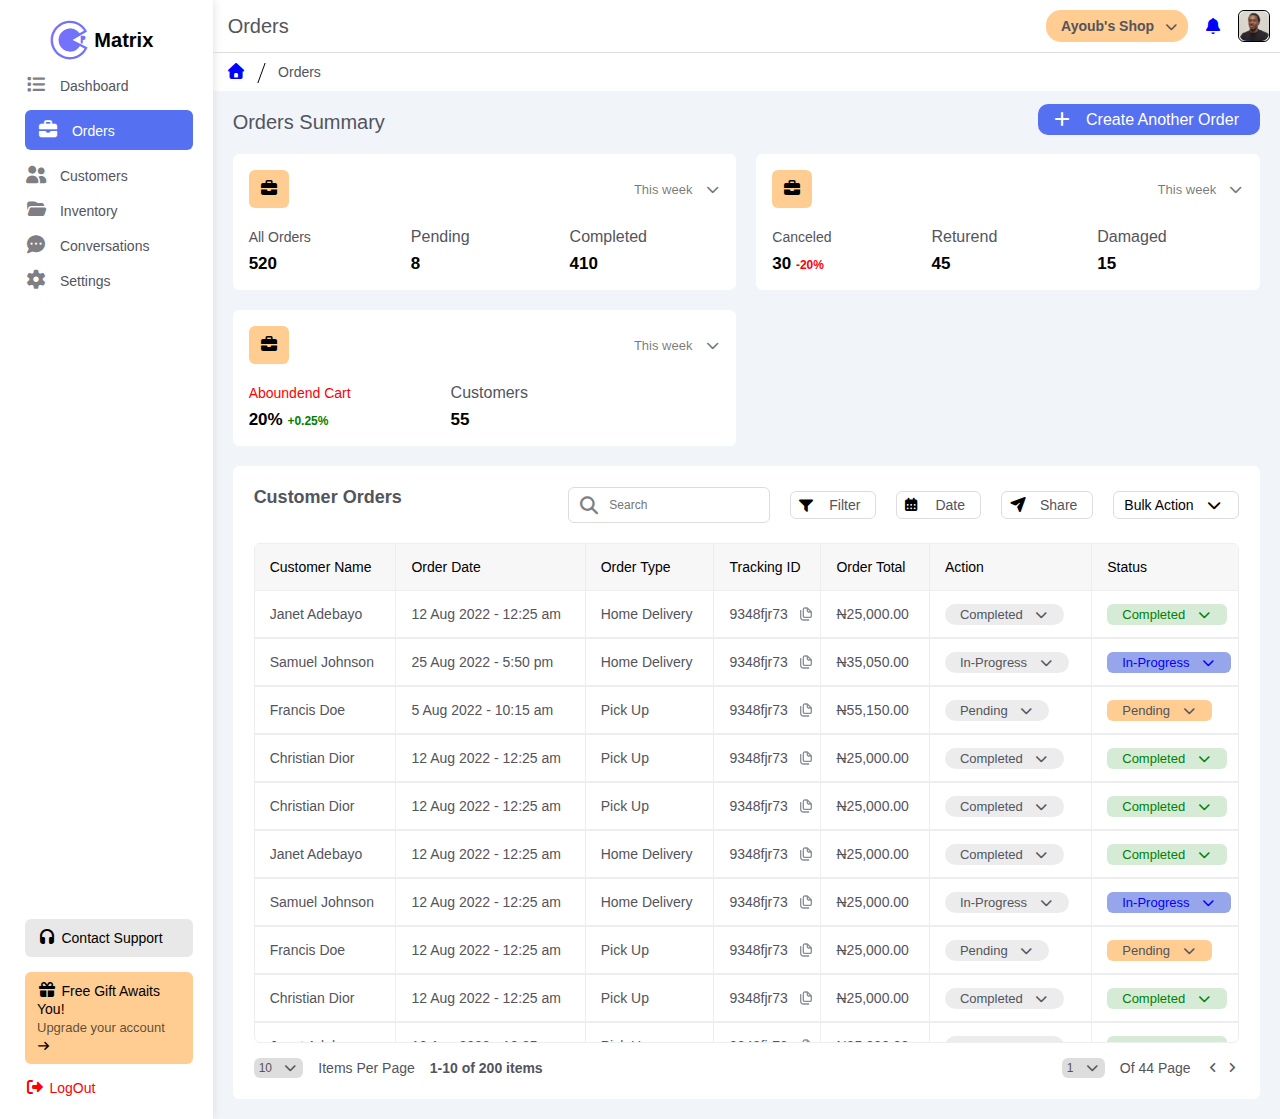
<file: orders.html>
<!DOCTYPE html>
<html lang="en">
    <head>
        <meta charset="UTF-8">
        <meta http-equiv="X-UA-compatible" content="IE=edge">
        <meta name="viewport" content="width=device-width, initial-scale=1.0">
        <title>Orders</title>
        <!-- Font Awesome Library -->
        <link rel="stylesheet" href="css/all.min.css">
        <!-- Our Own Framework -->
        <link rel="stylesheet" href="css/framework.css">
        <!-- Our Css File -->
        <link rel="stylesheet" href="css/orders.css">
    </head>

    <body>
        <!-- Start Page -->
        <div class="page d-flex">
            <!-- Start SideBar  -->
            <div class="sidebar p-relative p-20">
                <div class="intro d-flex">
                    <i class="fa-brands fa-codiepie"></i>
                    <h2 class="m-0 fs-20">Matrix</h2>
                </div>

                <!-- Start Ul Links -->
                <div class="ul-links">
                    <ul class="m-0 mt-15 pl-20 flex-1">
                    <!-- First Ii -->
                    <li class="mb-15 trans-3s">
                        <a href="index.html">
                            <i class="fa-solid fa-list"></i>
                            <span>Dashboard</span>
                        </a>
                    </li>

                    <!-- Second Ii -->
                    <li class="active mb-15 trans-3s">
                        <a href="orders.html">
                            <i class="fa-solid fa-briefcase"></i>
                            <span>Orders</span>
                        </a>
                    </li>

                    <!-- Third Ii -->
                    <li class="mb-15 trans-3s">
                        <a href="customers.html">
                            <i class="fa-solid fa-user-group"></i>
                            <span>Customers</span>
                        </a>
                    </li>

                    <!-- Fourth Ii -->
                    <li class="mb-15 trans-3s">
                        <a href="inventory.html">
                            <i class="fa-solid fa-folder-open"></i>
                            <span>Inventory</span>
                        </a>
                    </li>

                    <!-- Fifth Ii -->
                    <li class="mb-15 trans-3s">
                        <a href="conversations.html">
                            <i class="fa-solid fa-comment-dots"></i>
                            <span>Conversations</span>
                        </a>
                    </li>

                    <!-- Sixth Ii -->
                    <li class="mb-15 trans-3s">
                        <a href="settings.html">
                            <i class="fa-solid fa-gear"></i>
                            <span>Settings</span>
                        </a>
                    </li>
                    </ul>
                    <!-- End Ul Links -->

                    <!-- Start Another Ul Links -->
                
                    <ul class="m-0 pl-20">
                    <li class="mb-15 trans-3s">
                        <a href="#">
                            <i class="fa-solid fa-headphones c-black"></i>
                            <span>Contact Support</span>
                        </a>
                    </li>

                    <li class="mb-15 trans-3s">
                        <a href="#">
                            <i class="fa-solid fa-gift c-black"></i>
                            <span>Free Gift Awaits You!</span>
                            <br>
                            <span>Upgrade your account </span>
                            <i class="fa-solid fa-arrow-right c-black" style="font-size: 11px;"></i>
                        </a>
                    </li>

                    <li class="trans-3s">
                        <a href="#">
                            <i class="fa-solid fa-right-from-bracket c-red"></i>
                            <span class="c-red fs-14">LogOut</span>
                        </a>
                    </li>
                    </ul>
                <!-- End Another Ul Links -->
                </div>
            </div>
            <!-- End SideBar -->

            <!-- Start Content -->
            <div class="content w-full">
                <div class="head bg-white">
                    <div class="user-title d-flex p-10 pl-15 space-between">
                        <div class="title">
                            <h2 class="m-0 fs-20">Orders</h2>
                        </div>

                        <div class="user-shop d-flex">
                            <h3 class="m-0 p-relative trans-3s fs-14 m-auto mr-15 rad-15">
                                Ayoub's Shop
                                <i class="fa-solid fa-chevron-down fs-12 pl-8"></i>
                            </h3>
                            <i class="fa-solid fa-bell m-auto mr-15"></i>
                            <img class="rad-6 m-auto" src="images/user-profile.svg" alt="">
                        </div>
                    </div>

                    <div class="order-info w-full c-blue">
                        <i class="fa-solid fa-house w-fit"></i>
                        <span class="fs-14 ml-30 p-relative">Orders</span>
                    </div>
                </div>

                <div class="header d-flex p-relative">
                    <h1 class="m-0 flex-1 fs-20 m-20">Orders Summary</h1>
                    <div class="new-order mt-20">
                        <span href="" class="bottom-click trans-3s rad-10 m-auto mr-20 c-white pr-20">
                            <i class="fa-solid fa-plus"></i>
                            Create Another Order
                        </span>

                        <div class="custom-order rad-6 p-30 p-absolute bg-white">
                            <h3 class="m-0 mb-20 c-black">Create New Order</h3>
                            <div class="total-info d-flex gap-30">
                                <div class="left">
                                    <div class="top d-flex">
                                        <span>Order Details</span>
                                        <span>New Customer</span>
                                        <label>
                                            <input class="toggle-checkbox" type="checkbox">
                                            <div class="toggle-switch p-relative ml-15 rad-20 trans-3s"></div>
                                        </label>
                                    </div>
                                    <div class="customer p-relative mt-10 mb-20">
                                        <select class="rad-6 p-10 fs-14 w-full" name="customer">
                                            <option class="fs-14" value="text">Select Customer</option>                                            
                                            <option class="fs-14" value="customer-1">Janet Adebayo</option>
                                            <option class="fs-14" value="customer-2">Samuel Johnson</option>
                                            <option class="fs-14" value="customer-3">Francis Doe</option>
                                        </select>
                                    </div>

                                    <div class="info d-flex space-between gap-10 p-relative mb-15">
                                        <div class="content w-full p-relative">
                                            <select class="p-10 w-full rad-6 fs-14" name="Payment">
                                                <option value="Payment-1">Payment Type</option>
                                                <option value="Payment-2">PayPal</option>
                                                <option value="Payment-3">Stripe</option>
                                                <option value="Payment-4">Skrill</option>
                                                <option value="Payment-5">Payoneer</option>
                                            </select>
                                        </div>

                                        <div class="content w-full p-relative">
                                            <select class="p-10 w-full rad-6 fs-14" name="order-type">
                                                <option value="order-1">Pick Up</option>
                                                <option value="order-2">Home Delivery</option>
                                            </select>
                                        </div>
                                    </div>

                                    <div class="info d-flex space-between">
                                        <div>
                                            <h4 class="m-0 fs-12">Order Time & Date</h4>
                                            <input class="p-10 rad-6 fs-14" type="date" name="Date">
                                        </div>

                                        <div class="mt-auto">
                                            <input class="p-10 rad-6 fs-14" type="time" name="Time">
                                        </div>
                                    </div>

                                    <div class="info mt-15 mb-15">
                                        <h4 class="m-0">Order Status</h4>
                                        <div class="content p-relative">
                                            <select class="p-10 rad-6 w-full fs-14" name="Order_status">
                                                <option value="status-1">Pending</option>
                                                <option value="status-2">In-Progress</option>
                                                <option value="status-3">Completed</option>
                                            </select>
                                        </div>
                                    </div>

                                    <div class="info">
                                        <textarea class="fs-14 rad-6 p-10 w-full" name="order-note" placeholder="Order Note"></textarea>
                                    </div>
                                </div>

                                <div class="right">
                                    <h3 class="m-0">Item</h3>
                                    <div class="p-relative">
                                        <input class="p-10 fs-14 rad-6 trans-3s w-full" type="search" name="Product" placeholder="Search Product Name">
                                    </div>

                                    <div class="product-case txt-center">
                                        <div class="txt-center rad-half trans-3s">
                                            <i class="fa-solid fa-briefcase"></i>
                                        </div>
                                            <h2 class="m-0 fs-25 txt-center">Add Product To your Order</h2>
                                        <span>Search and add Products to this Order</span>
                                    </div>
                                </div>
                            </div>

                            <div class="actions d-flex mt-20 gap-30">
                                <div class="cancel-order rad-20 fs-14 trans-3s">
                                    <h3 class="m-0">Cancel</h3>
                                </div>
                                
                                <div class="create-order rad-20 fs-14 trans-3s">
                                    <h3 class="m-0">Create Order</h3>
                                </div>
                            </div>
                        </div>
                    </div>
                </div>

                <!-- Start Cards -->
                <div class="cards-info d-grid gap-20 ml-20 mr-20">
                    <!-- First Card -->
                    <div class="card rad-6 p-15 bg-white">
                        <div class="top d-flex space-between">
                            <div class="icon trans-3s rad-6 p-10">
                                <i class="fa-solid fa-briefcase"></i>
                            </div>
                            <div class="week">
                                <span class="trans-3s">
                                    This week
                                    <i class="fa-solid fa-chevron-down ml-8"></i>
                                </span>
                            </div>
                        </div>

                        <div class="info d-flex mt-20 gap-100 p-relative">
                            <div class="orders">
                                <span style="color: var(--text-color);" class="fs-14">All Orders</span>
                                <h3 class="m-0">
                                    520
                                </h3>
                            </div>

                            <div class="pending">
                                <span style="color: var(--text-color);">Pending</span>
                                <h3 class="m-0">8</h3>
                            </div>

                            <div class="completed">
                                <span style="color: var(--text-color);">Completed</span>
                                <h3 class="m-0">
                                    410
                                </h3>
                            </div>
                        </div>                        
                    </div>

                    <!-- Second Card -->
                    <div class="card rad-6 p-15 bg-white">
                        <div class="top d-flex space-between">
                            <div class="icon trans-3s rad-6 p-10">
                                <i class="fa-solid fa-briefcase"></i>
                            </div>
                            <div class="week">
                                <span class="trans-3s">
                                    This week
                                    <i class="fa-solid fa-chevron-down ml-8"></i>
                                </span>
                            </div>
                        </div>

                        <div class="info d-flex mt-20 gap-100 p-relative">
                            <div class="orders">
                                <span style="color: var(--text-color);" class="fs-14">Canceled</span>
                                <h3 class="m-0">
                                    30
                                    <span class="minus">-20%</span>
                                </h3>
                            </div>

                            <div class="pending">
                                <span style="color: var(--text-color);">Returend</span>
                                <h3 class="m-0">45</h3>
                            </div>

                            <div class="completed">
                                <span style="color: var(--text-color);">Damaged</span>
                                <h3 class="m-0">
                                    15
                                </h3>
                            </div>
                        </div>                        
                    </div>

                    <!-- Third Card -->
                    <div class="card rad-6 p-15 bg-white">
                        <div class="top d-flex space-between">
                            <div class="icon trans-3s rad-6 p-10">
                                <i class="fa-solid fa-briefcase"></i>
                            </div>
                            <div class="week">
                                <span class="trans-3s">
                                    This week
                                    <i class="fa-solid fa-chevron-down ml-8"></i>
                                </span>
                            </div>
                        </div>

                        <div class="info d-flex mt-20 gap-100 p-relative">
                            <div class="orders">
                                <span style="color: var(--color-red);" class="fs-14">Aboundend Cart</span>
                                <h3 class="m-0">
                                    20% 
                                    <span class="plus">+0.25%</span>
                                </h3>
                            </div>

                            <div class="pending">
                                <span style="color: var(--text-color);">Customers</span>
                                <h3 class="m-0">55</h3>
                            </div>
                        </div>                        
                    </div>
                </div>
                <!-- End Cards -->

                <!-- Start Table -->
                <div class="table p-20 rad-6 bg-white m-20">
                    <div class="header d-flex">
                        <h3 class="m-0 flex-1 fs-18">Customer Orders</h3>
                        <div class="options d-flex gap-20 align-center" style="text-align: left;">
                            <div class="search-bar p-relative">
                                <form>
                                    <input class="trans-3s rad-6 fs-12" type="search" placeholder="Search" name="Search">
                                </form>
                            </div>

                            <div class="bottom hover-option rad-6 p-relative trans-3s fs-14">
                                <span>Filter</span>
                                <div class="option trans-3s">
                                    <h3 class="m-0 fs-16 mb-10" style="color: black;">Filter</h3>
                                    <div class="order-type mb-25">
                                        <span>Order Type</span>
                                        <form class="mt-10">
                                            <input type="checkbox" name="Checkbox" id="check-1">
                                            <label class="p-relative" for="check-1">Home Delivery</label>

                                            <input type="checkbox" name="Checkbox" id="check-2">
                                            <label class="p-relative" for="check-2">Pick Up</label>
                                        </form>
                                    </div>

                                    <div class="status-type mb-10 p-relative">
                                        <span>Status</span>
                                        <form class="mt-10 p-relative w-fit">
                                            <select class="rad-6" name="status" id="status">
                                                <option value="all">All</option>
                                                <option value="status-2">Pending</option>
                                                <option value="status-3">In-Progress</option>
                                                <option value="status-4">Completed</option>
                                            </select>
                                        </form>
                                    </div>

                                    <div class="customer-type p-relative">
                                        <span>Customer</span>
                                        <form class="mt-10 w-fit p-relative">
                                            <select class="rad-6" name="customer" id="customer">
                                                <option value="all">All</option>
                                                <option value="customer-1">Janet Adebayo</option>
                                                <option value="customer-2">Samuel Johnson</option>
                                                <option value="customer-3">Francis Doe</option>
                                            </select>
                                        </form>
                                    </div>

                                    <div class="amount-type p-relative mt-10 mb-15">
                                        <span>Amount</span>
                                        <br>
                                        <span>From</span>
                                        <div class="price mt-10">
                                            <form>
                                                <input type="number" value="0.00" name="Price">
                                            </form>

                                            <span class="p-absolute">To</span>
                                            <br>
                                            <form>
                                                <input type="number" name="Price" value="0.00">
                                            </form>
                                        </div>
                                    </div>

                                    <div class="submit-type">
                                        <input class="trans-3s" type="submit" name="Filter" value="Fleter">
                                    </div>
                                </div>
                            </div>

                            <div class="bottom hover-option rad-6 p-relative trans-3s fs-14">
                                <span>Date</span>
                                <div class="option trans-3s">
                                    <h3 class="m-0 fs-16 mb-10" style="color: black;">By Date</h3>
                                    <div class="order-type mt-15">
                                        <!-- First Form -->
                                        <form class="mt-10">
                                            <input type="checkbox" name="Checkbox" id="check-3">
                                            <label class="p-relative" for="check-3">This Week</label>

                                            <input type="checkbox" name="Checkbox" id="check-4">
                                            <label class="p-relative" for="check-4">Last Week</label>
                                        </form>

                                        <!-- Second Form -->
                                        <form class="mt-10">
                                            <input type="checkbox" name="Checkbox" id="check-5">
                                            <label class="p-relative" for="check-5">This Month</label>

                                            <input type="checkbox" name="Checkbox" id="check-6">
                                            <label class="p-relative" for="check-6">Last Month</label>
                                        </form>

                                        <!-- Third Form -->
                                        <form class="mt-10">
                                            <input type="checkbox" name="Checkbox" id="check-7">
                                            <label class="p-relative" for="check-7">This Year</label>

                                            <input type="checkbox" name="Checkbox" id="check-8">
                                            <label class="p-relative" for="check-8">Last Year</label>
                                        </form>

                                        <form class="mt-15 p-relative">
                                            <input type="checkbox" name="Checkbox" id="check-9">
                                            <label class="p-relative" for="check-9">This Year</label>
                                        </form>

                                        <div class="submit-type mt-15">
                                            <input class="trans-3s" type="submit" name="Filter" value="Fleter">
                                        </div>
                                    </div>
                                </div>
                            </div>

                            <div class="bottom rad-6 p-relative trans-3s fs-14">
                                <span>Share</span>
                            </div>

                            <span class="bottom rad-6 trans-3s fs-14">
                                Bulk Action
                                <i class="fa-solid fa-chevron-down ml-8"></i>
                            </span>
                        </div>
                    </div>

                    <div class="responsive-table rad-6">
                        <table class="w-full fs-14">
                            <thead>
                                <tr>
                                    <td class="p-15 p-relative">Customer Name</td>
                                    <td class="p-15 p-relative">Order Date</td>
                                    <td class="p-15 p-relative">Order Type</td>
                                    <td class="p-15 p-relative">Tracking ID</td>
                                    <td class="p-15 p-relative">Order Total</td>
                                    <td class="p-15 p-relative">Action</td>
                                    <td class="p-15 p-relative">Status</td>
                                </tr>
                            </thead>

                            <tbody>
                                <!-- First Row -->
                                <tr>
                                    <td>Janet Adebayo</td>
                                    <td>12 Aug 2022 - 12:25 am</td>
                                    <td>Home Delivery</td>
                                    <td>
                                        9348fjr73
                                        <img src="images/id-img.svg" alt="">
                                    </td>
                                    <td>N25,000.00</td>
                                    <td>
                                        <span class="btn-shape bg-gray">
                                            Completed
                                            <i class="fa-solid fa-chevron-down ml-8 fs-12"></i>
                                        </span>
                                    </td>
                                    <td>
                                        <span class="btn-shape bg-green c-green">
                                            Completed
                                            <i class="fa-solid fa-chevron-down ml-8 fs-12"></i>
                                        </span>
                                    </td>
                                </tr>

                                <!-- Second Row -->
                                <tr>
                                    <td>Samuel Johnson</td>
                                    <td>25 Aug 2022 - 5:50 pm</td>
                                    <td>Home Delivery</td>
                                    <td>
                                        9348fjr73
                                        <img src="images/id-img.svg" alt="">
                                    </td>
                                    <td>N35,050.00</td>
                                    <td>
                                        <span class="btn-shape bg-gray">
                                            In-Progress
                                            <i class="fa-solid fa-chevron-down ml-8 fs-12"></i>
                                        </span>
                                    </td>
                                    <td>
                                        <span class="btn-shape bg-alt-blue c-blue">
                                            In-Progress
                                            <i class="fa-solid fa-chevron-down ml-8 fs-12"></i>
                                        </span>
                                    </td>
                                </tr>

                                <!-- Third Row -->
                                <tr>
                                    <td>Francis Doe</td>
                                    <td>5 Aug 2022 - 10:15 am</td>
                                    <td>Pick Up</td>
                                    <td>
                                        9348fjr73
                                        <img src="images/id-img.svg" alt="">
                                    </td>
                                    <td>N55,150.00</td>
                                    <td>
                                        <span class="btn-shape bg-gray">
                                            Pending
                                            <i class="fa-solid fa-chevron-down ml-8 fs-12"></i>
                                        </span>
                                    </td>
                                    <td>
                                        <span class="btn-shape bg-yellow">
                                            Pending
                                            <i class="fa-solid fa-chevron-down ml-8 fs-12"></i>
                                        </span>
                                    </td>
                                </tr>

                                <!-- Fourth Row -->
                                <tr>
                                    <td>Christian Dior</td>
                                    <td>12 Aug 2022 - 12:25 am</td>
                                    <td>Pick Up</td>
                                    <td>
                                        9348fjr73
                                        <img src="images/id-img.svg" alt="">
                                    </td>
                                    <td>N25,000.00</td>
                                    <td>
                                        <span class="btn-shape bg-gray">
                                            Completed
                                            <i class="fa-solid fa-chevron-down ml-8 fs-12"></i>
                                        </span>
                                    </td>
                                    <td>
                                        <span class="btn-shape bg-green c-green">
                                            Completed
                                            <i class="fa-solid fa-chevron-down ml-8 fs-12"></i>
                                        </span>
                                    </td>
                                </tr>

                                <!-- Fifth Row -->
                                <tr>
                                    <td>Christian Dior</td>
                                    <td>12 Aug 2022 - 12:25 am</td>
                                    <td>Pick Up</td>
                                    <td>
                                        9348fjr73
                                        <img src="images/id-img.svg" alt="">
                                    </td>
                                    <td>N25,000.00</td>
                                    <td>
                                        <span class="btn-shape bg-gray">
                                            Completed
                                            <i class="fa-solid fa-chevron-down ml-8 fs-12"></i>
                                        </span>
                                    </td>
                                    <td>
                                        <span class="btn-shape bg-green c-green">
                                            Completed
                                            <i class="fa-solid fa-chevron-down ml-8 fs-12"></i>
                                        </span>
                                    </td>
                                </tr>

                                <!-- Sixth Row -->
                                <tr>
                                    <td>Janet Adebayo</td>
                                    <td>12 Aug 2022 - 12:25 am</td>
                                    <td>Home Delivery</td>
                                    <td>
                                        9348fjr73
                                        <img src="images/id-img.svg" alt="">
                                    </td>
                                    <td>N25,000.00</td>
                                    <td>
                                        <span class="btn-shape bg-gray">
                                            Completed
                                            <i class="fa-solid fa-chevron-down ml-8 fs-12"></i>
                                        </span>
                                    </td>
                                    <td>
                                        <span class="btn-shape bg-green c-green">
                                            Completed
                                            <i class="fa-solid fa-chevron-down ml-8 fs-12"></i>
                                        </span>
                                    </td>
                                </tr>

                                <!-- Seveneth Row -->
                                <tr>
                                    <td>Samuel Johnson</td>
                                    <td>12 Aug 2022 - 12:25 am</td>
                                    <td>Home Delivery</td>
                                    <td>
                                        9348fjr73
                                        <img src="images/id-img.svg" alt="">
                                    </td>
                                    <td>N25,000.00</td>
                                    <td>
                                        <span class="btn-shape bg-gray">
                                            In-Progress
                                            <i class="fa-solid fa-chevron-down ml-8 fs-12"></i>
                                        </span>
                                    </td>
                                    <td>
                                        <span class="btn-shape bg-alt-blue c-blue">
                                            In-Progress
                                            <i class="fa-solid fa-chevron-down ml-8 fs-12"></i>
                                        </span>
                                    </td>
                                </tr>

                                <!-- Eighth Row -->
                                <tr>
                                    <td>Francis Doe</td>
                                    <td>12 Aug 2022 - 12:25 am</td>
                                    <td>Pick Up</td>
                                    <td>
                                        9348fjr73
                                        <img src="images/id-img.svg" alt="">
                                    </td>
                                    <td>N25,000.00</td>
                                    <td>
                                        <span class="btn-shape bg-gray">
                                            Pending
                                            <i class="fa-solid fa-chevron-down ml-8 fs-12"></i>
                                        </span>
                                    </td>
                                    <td>
                                        <span class="btn-shape bg-yellow">
                                            Pending
                                            <i class="fa-solid fa-chevron-down ml-8 fs-12"></i>
                                        </span>
                                    </td>
                                </tr>

                                <!-- Nineth Row -->
                                <tr>
                                    <td>Christian Dior</td>
                                    <td>12 Aug 2022 - 12:25 am</td>
                                    <td>Pick Up</td>
                                    <td>
                                        9348fjr73
                                        <img src="images/id-img.svg" alt="">
                                    </td>
                                    <td>N25,000.00</td>
                                    <td>
                                        <span class="btn-shape bg-gray">
                                            Completed
                                            <i class="fa-solid fa-chevron-down ml-8 fs-12"></i>
                                        </span>
                                    </td>
                                    <td>
                                        <span class="btn-shape bg-green c-green">
                                            Completed
                                            <i class="fa-solid fa-chevron-down ml-8 fs-12"></i>
                                        </span>
                                    </td>
                                </tr>

                                <!-- Tenth Row -->
                                <tr>
                                    <td>Janet Adebayo</td>
                                    <td>12 Aug 2022 - 12:25 am</td>
                                    <td>Pick Up</td>
                                    <td>
                                        9348fjr73
                                        <img src="images/id-img.svg" alt="">
                                    </td>
                                    <td>N25,000.00</td>
                                    <td>
                                        <span class="btn-shape bg-gray">
                                            Completed
                                            <i class="fa-solid fa-chevron-down ml-8 fs-12"></i>
                                        </span>
                                    </td>
                                    <td>
                                        <span class="btn-shape bg-green c-green">
                                            Completed
                                            <i class="fa-solid fa-chevron-down ml-8 fs-12"></i>
                                        </span>
                                    </td>
                                </tr>

                                <!-- Eleveneth Row -->
                                <tr>
                                    <td>Janet Adebayo</td>
                                    <td>12 Aug 2022 - 12:25 am</td>
                                    <td>Home Delivery</td>
                                    <td>
                                        9348fjr73
                                        <img src="images/id-img.svg" alt="">
                                    </td>
                                    <td>N25,000.00</td>
                                    <td>
                                        <span class="btn-shape bg-gray">
                                            Completed
                                            <i class="fa-solid fa-chevron-down ml-8 fs-12"></i>
                                        </span>
                                    </td>
                                    <td>
                                        <span class="btn-shape bg-green c-green">
                                            Completed
                                            <i class="fa-solid fa-chevron-down ml-8 fs-12"></i>
                                        </span>
                                    </td>
                                </tr>

                                <!-- Tweleveth Row -->
                                <tr>
                                    <td>Janet Adebayo</td>
                                    <td>12 Aug 2022 - 12:25 am</td>
                                    <td>Home Delivery</td>
                                    <td>
                                        9348fjr73
                                        <img src="images/id-img.svg" alt="">
                                    </td>
                                    <td>N25,000.00</td>
                                    <td>
                                        <span class="btn-shape bg-gray">
                                            Completed
                                            <i class="fa-solid fa-chevron-down ml-8 fs-12"></i>
                                        </span>
                                    </td>
                                    <td>
                                        <span class="btn-shape bg-green c-green">
                                            Completed
                                            <i class="fa-solid fa-chevron-down ml-8 fs-12"></i>
                                        </span>
                                    </td>
                                </tr>

                                <!-- Thirteen Row -->
                                <tr>
                                    <td>Samuel Johnson</td>
                                    <td>12 Aug 2022 - 12:25 am</td>
                                    <td>Home Delivery</td>
                                    <td>
                                        9348fjr73
                                        <img src="images/id-img.svg" alt="">
                                    </td>
                                    <td>N25,000.00</td>
                                    <td>
                                        <span class="btn-shape bg-gray">
                                            In-Progress
                                            <i class="fa-solid fa-chevron-down ml-8 fs-12"></i>
                                        </span>
                                    </td>
                                    <td>
                                        <span class="btn-shape bg-alt-blue c-blue">
                                            In-Progress
                                            <i class="fa-solid fa-chevron-down ml-8 fs-12"></i>
                                        </span>
                                    </td>
                                </tr>

                                <!-- Fourteen Row -->
                                <tr>
                                    <td>Janet Adebayo</td>
                                    <td>12 Aug 2022 - 12:25 am</td>
                                    <td>Home Delivery</td>
                                    <td>
                                        9348fjr73
                                        <img src="images/id-img.svg" alt="">
                                    </td>
                                    <td>N25,000.00</td>
                                    <td>
                                        <span class="btn-shape bg-gray">
                                            Pending
                                            <i class="fa-solid fa-chevron-down ml-8 fs-12"></i>
                                        </span>
                                    </td>
                                    <td>
                                        <span class="btn-shape bg-yellow">
                                            Pending
                                            <i class="fa-solid fa-chevron-down ml-8 fs-12"></i>
                                        </span>
                                    </td>
                                </tr>

                                <!-- Fifteen Row -->
                                <tr>
                                    <td>Janet Adebayo</td>
                                    <td>12 Aug 2022 - 12:25 am</td>
                                    <td>Pick Up</td>
                                    <td>
                                        9348fjr73
                                        <img src="images/id-img.svg" alt="">
                                    </td>
                                    <td>N25,000.00</td>
                                    <td>
                                        <span class="btn-shape bg-gray">
                                            Completed
                                            <i class="fa-solid fa-chevron-down ml-8 fs-12"></i>
                                        </span>
                                    </td>
                                    <td>
                                        <span class="btn-shape bg-green c-green">
                                            Completed
                                            <i class="fa-solid fa-chevron-down ml-8 fs-12"></i>
                                        </span>
                                    </td>
                                </tr>

                                <!-- Sixteen Row -->
                                <tr>
                                    <td>Janet Adebayo</td>
                                    <td>12 Aug 2022 - 12:25 am</td>
                                    <td>Pick Up</td>
                                    <td>
                                        9348fjr73
                                        <img src="images/id-img.svg" alt="">
                                    </td>
                                    <td>N25,000.00</td>
                                    <td>
                                        <span class="btn-shape bg-gray">
                                            Completed
                                            <i class="fa-solid fa-chevron-down ml-8 fs-12"></i>
                                        </span>
                                    </td>
                                    <td>
                                        <span class="btn-shape bg-green c-green">
                                            Completed
                                            <i class="fa-solid fa-chevron-down ml-8 fs-12"></i>
                                        </span>
                                    </td>
                                </tr>

                                <!-- Seventeen Row -->
                                <tr>
                                    <td>Janet Adebayo</td>
                                    <td>12 Aug 2022 - 12:25 am</td>
                                    <td>Home Delivery</td>
                                    <td>
                                        9348fjr73
                                        <img src="images/id-img.svg" alt="">
                                    </td>
                                    <td>N25,000.00</td>
                                    <td>
                                        <span class="btn-shape bg-gray">
                                            Completed
                                            <i class="fa-solid fa-chevron-down ml-8 fs-12"></i>
                                        </span>
                                    </td>
                                    <td>
                                        <span class="btn-shape bg-green c-green">
                                            Completed
                                            <i class="fa-solid fa-chevron-down ml-8 fs-12"></i>
                                        </span>
                                    </td>
                                </tr>

                                <!-- Eighteen Row -->
                                <tr>
                                    <td>Janet Adebayo</td>
                                    <td>12 Aug 2022 - 12:25 am</td>
                                    <td>Home Delivery</td>
                                    <td>
                                        9348fjr73
                                        <img src="images/id-img.svg" alt="">
                                    </td>
                                    <td>N25,000.00</td>
                                    <td>
                                        <span class="btn-shape bg-gray">
                                            In-Progress
                                            <i class="fa-solid fa-chevron-down ml-8 fs-12"></i>
                                        </span>
                                    </td>
                                    <td>
                                        <span class="btn-shape bg-alt-blue c-blue">
                                            In-Progress
                                            <i class="fa-solid fa-chevron-down ml-8 fs-12"></i>
                                        </span>
                                    </td>
                                </tr>

                                <!-- Nineteen Row -->
                                <tr>
                                    <td>Janet Adebayo</td>
                                    <td>12 Aug 2022 - 12:25 am</td>
                                    <td>Pick Up</td>
                                    <td>
                                        9348fjr73
                                        <img src="images/id-img.svg" alt="">
                                    </td>
                                    <td>N25,000.00</td>
                                    <td>
                                        <span class="btn-shape bg-gray">
                                            Pending
                                            <i class="fa-solid fa-chevron-down ml-8 fs-12"></i>
                                        </span>
                                    </td>
                                    <td>
                                        <span class="btn-shape bg-yellow">
                                            Pending
                                            <i class="fa-solid fa-chevron-down ml-8 fs-12"></i>
                                        </span>
                                    </td>
                                </tr>

                                <!-- Twenty Row -->
                                <tr>
                                    <td>Janet Adebayo</td>
                                    <td>12 Aug 2022 - 12:25 am</td>
                                    <td>Pick Up</td>
                                    <td>
                                        9348fjr73
                                        <img src="images/id-img.svg" alt="">
                                    </td>
                                    <td>N25,000.00</td>
                                    <td>
                                        <span class="btn-shape bg-gray">
                                            In-Progress
                                            <i class="fa-solid fa-chevron-down ml-8 fs-12"></i>
                                        </span>
                                    </td>
                                    <td>
                                        <span class="btn-shape bg-alt-blue c-blue">
                                            In-Progress
                                            <i class="fa-solid fa-chevron-down ml-8 fs-12"></i>
                                        </span>
                                    </td>
                                </tr>
                            </tbody>
                        </table>
                    </div>

                    <div class="bottom-info d-flex space-between w-flex">
                        <div class="left d-flex gap-15 mt-15 align-center w-flex">
                            <span class="fs-12">
                                10
                                <i class="fa-solid fa-chevron-down ml-8 fs-12"></i>
                            </span>

                            <span class="fs-14">Items Per Page</span>
                            <h3 class="m-0 fs-14">1-10 of 200 items</h3>
                        </div>

                        <div class="right mt-15 gap-15 align-center d-flex w-flex">
                            <span class="fs-12">
                                1
                                <i class="fa-solid fa-chevron-down ml-8 fs-12"></i>
                            </span>
                            
                            <span class="fs-14">Of 44 Page</span>

                            <span class="fs-12">
                                <i class="fa-solid fa-angle-left"></i>
                                <i class="fa-solid fa-angle-right"></i>
                            </span>
                        </div>
                    </div>
                </div>
                <!-- End Table -->
            </div>
        </div>
        <!-- End Page -->
    </body>
</html>
</file>
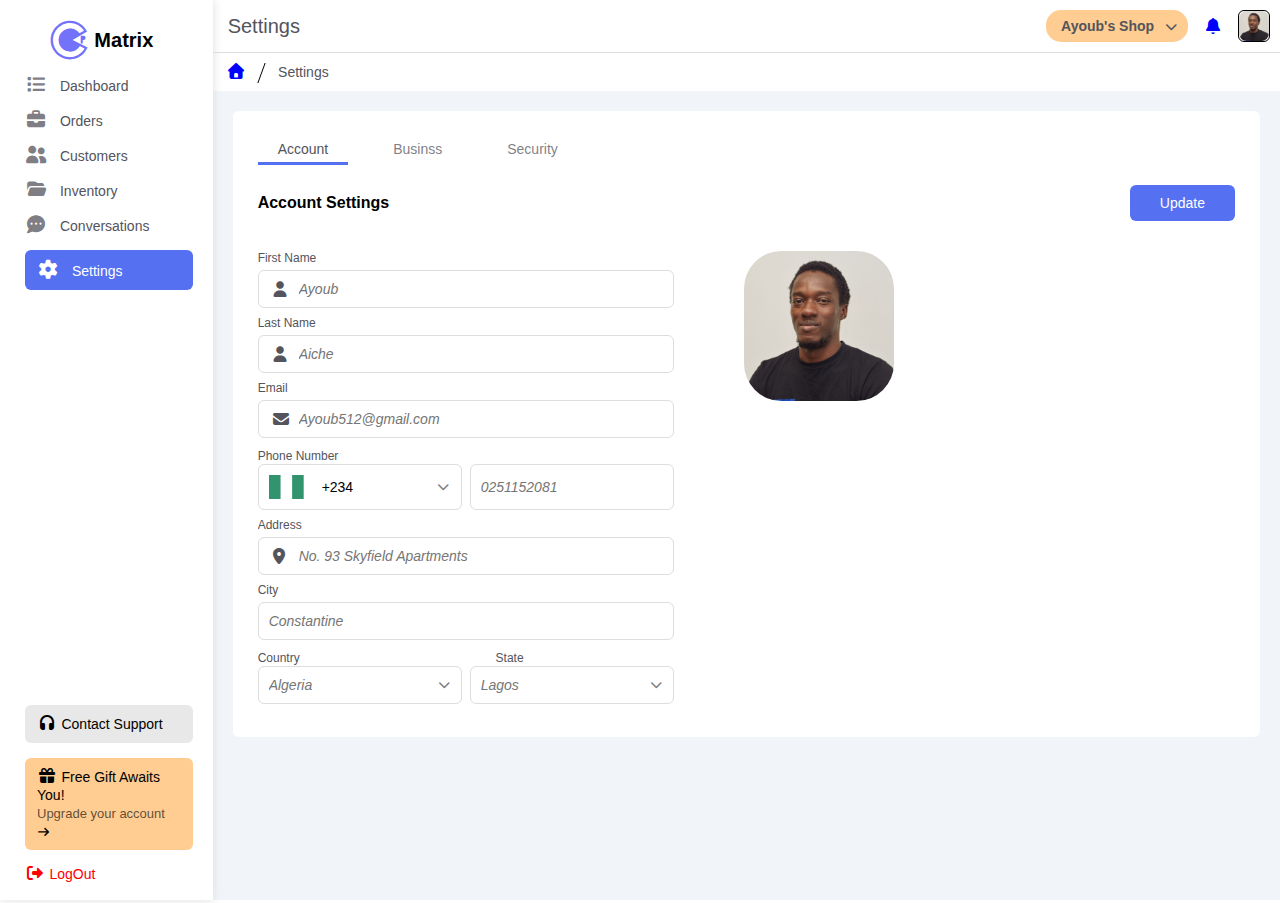
<file: settings.html>
<!DOCTYPE html>
<html lang="en">
    <head>
        <meta charset="UTF-8">
        <meta http-equiv="X-UA-compatible" content="IE=edge">
        <meta name="viewport" content="width=device-width, initial-scale=1.0">
        <title>Settings</title>
        <!-- Font Awesome Library -->
        <link rel="stylesheet" href="css/all.min.css">
        <!-- Our Own Framework -->
        <link rel="stylesheet" href="css/framework.css">
        <!-- Our Css File -->
        <link rel="stylesheet" href="css/orders.css">
    </head>

    <body>
        <!-- Start Page -->
        <div class="page d-flex">
            <!-- Start SideBar  -->
            <div class="sidebar p-relative p-20">
                <div class="intro d-flex">
                    <i class="fa-brands fa-codiepie"></i>
                    <h1 class="m-0 fs-20">Matrix</h1>
                </div>

                <!-- Start Ul Links -->
                <div class="ul-links">
                    <ul class="m-0 mt-15 pl-20 flex-1">
                    <!-- First Ii -->
                    <li class="mb-15 trans-3s">
                        <a href="index.html">
                            <i class="fa-solid fa-list"></i>
                            <span>Dashboard</span>
                        </a>
                    </li>

                    <!-- Second Ii -->
                    <li class="mb-15 trans-3s">
                        <a href="orders.html">
                            <i class="fa-solid fa-briefcase"></i>
                            <span>Orders</span>
                        </a>
                    </li>

                    <!-- Third Ii -->
                    <li class="mb-15 trans-3s">
                        <a href="customers.html">
                            <i class="fa-solid fa-user-group"></i>
                            <span>Customers</span>
                        </a>
                    </li>

                    <!-- Fourth Ii -->
                    <li class="mb-15 trans-3s">
                        <a href="inventory.html">
                            <i class="fa-solid fa-folder-open"></i>
                            <span>Inventory</span>
                        </a>
                    </li>

                    <!-- Fifth Ii -->
                    <li class="mb-15 trans-3s">
                        <a href="conversations.html">
                            <i class="fa-solid fa-comment-dots"></i>
                            <span>Conversations</span>
                        </a>
                    </li>

                    <!-- Sixth Ii -->
                    <li class="active mb-15 trans-3s">
                        <a href="settings.html">
                            <i class="fa-solid fa-gear"></i>
                            <span>Settings</span>
                        </a>
                    </li>
                    </ul>
                    <!-- End Ul Links -->

                    <!-- Start Another Ul Links -->
                
                    <ul class="m-0 pl-20">
                    <li class="mb-15 trans-3s">
                        <a href="#">
                            <i class="fa-solid fa-headphones c-black"></i>
                            <span>Contact Support</span>
                        </a>
                    </li>

                    <li class="mb-15 trans-3s">
                        <a href="#">
                            <i class="fa-solid fa-gift c-black"></i>
                            <span>Free Gift Awaits You!</span>
                            <br>
                            <span>Upgrade your account </span>
                            <i class="fa-solid fa-arrow-right c-black" style="font-size: 11px;"></i>
                        </a>
                    </li>

                    <li class="trans-3s">
                        <a href="#">
                            <i class="fa-solid fa-right-from-bracket c-red"></i>
                            <span class="c-red fs-14">LogOut</span>
                        </a>
                    </li>
                    </ul>
                <!-- End Another Ul Links -->
                </div>
            </div>
            <!-- End SideBar -->

            <!-- Start Content -->
            <div class="content w-full">
                <div class="head bg-white">
                    <div class="user-title d-flex p-10 pl-15 space-between">
                        <div class="title">
                            <h2 class="m-0 fs-20">Settings</h2>
                        </div>

                        <div class="user-shop d-flex">
                            <h3 class="m-0 p-relative trans-3s fs-14 m-auto mr-15 rad-15">
                                Ayoub's Shop
                                <i class="fa-solid fa-chevron-down fs-12 pl-8"></i>
                            </h3>
                            <i class="fa-solid fa-bell m-auto mr-15"></i>
                            <img class="rad-6 m-auto" src="images/user-profile.svg" alt="">
                        </div>
                    </div>

                    <div class="order-info w-full c-blue">
                        <i class="fa-solid fa-house w-fit"></i>
                        <span class="fs-14 ml-30 p-relative">Settings</span>
                    </div>
                </div>

                <!-- Start Setting Page -->
                <div class="setting-page rad-6 bg-white p-25 m-20">
                    <div class="controls d-flex gap-25">
                        <h1 class="active m-0 fs-14">Account</h1>
                        <h1 class="m-0 fs-14">Businss</h1>
                        <h1 class="m-0 fs-14">Security</h1>
                    </div>

                    <div class="setting-content">
                        <div class="heading d-flex align-center space-between mt-20 mb-30">
                            <h2 class="m-0 fs-16">Account Settings</h2>
                            <span class="rad-6 c-white fs-14 trans-3s">Update</span>
                        </div>

                        <div class="content d-flex">
                            <div class="left w-fit">
                                    <div class="input-card d-flex">
                                        <label for="first-name">First Name</label>
                                        <div class="p-relative">
                                            <input class="p-10 fs-14 pl-40 rad-6" type="text" id="first-name" placeholder="Ayoub">
                                        </div>
                                    </div>

                                    <div class="input-card d-flex">
                                        <label for="last-name">Last Name</label>
                                        <div class="p-relative">
                                            <input class="p-10 fs-14 pl-40 rad-6" type="text" id="last-name" placeholder="Aiche">
                                        </div>
                                    </div>

                                    <div class="input-card d-flex">
                                        <label for="email">Email</label>
                                        <div class="p-relative">
                                            <input class="p-10 fs-14 pl-40 rad-6" type="email" id="email" placeholder="Ayoub512@gmail.com">
                                        </div>
                                    </div>

                                    <div class="input-card">
                                        <label>Phone Number</label>
                                        <div class="d-flex gap-8">
                                            <span class="p-10 fs-14 rad-6 d-flex align-center gap-8 p-relative w-full">
                                                <img class="mr-10" src="images/flag.svg" alt="">
                                                +234
                                                <i class="fa-solid fa-chevron-down fs-12 p-absolute"></i>
                                            </span>
                                            <input class="p-10 fs-14 rad-6" type="text" name="number-phone" placeholder="0251152081">
                                        </div>
                                    </div>

                                    <div class="input-card d-flex">
                                        <label for="address">Address</label>
                                        <div class="p-relative">
                                            <input class="p-10 fs-14 pl-40 rad-6" type="text" id="address" placeholder="No. 93 Skyfield Apartments">
                                        </div>
                                    </div>

                                    <div class="input-card d-flex">
                                    <label for="city">City</label>
                                    <input class="p-10 fs-14 rad-6" type="text" id="city" placeholder="Constantine">
                                    </div>

                                    <div class="input-card p-relative">
                                        <label for="country">Country</label>
                                        <label class="p-absolute" for="state">State</label>
                                        <div class="d-flex gap-8">
                                            <div class="card p-relative">                                            
                                                <input class="p-10 fs-14 rad-6" type="text" id="country" placeholder="Algeria">
                                                <i class="fa-solid fa-chevron-down fs-12 p-absolute"></i>
                                            </div>
                                            <div class="card p-relative">
                                                <input class="p-10 fs-14 rad-6" type="text" id="state" placeholder="Lagos">
                                                <i class="fa-solid fa-chevron-down fs-12 p-absolute"></i>
                                            </div>
                                        </div>
                                    </div>
                            </div>

                            <div class="right">
                                <div class="profile-img p-relative trans-3s w-fit">
                                    <img src="images/user-profile.svg" width="150px" alt="">
                                </div>
                            </div>
                        </div>
                    </div>
                </div>
                <!-- End Setting Page -->
            </div>
        </div>
        <!-- End Page -->
    </body>
</html>
</file>
<file: css/framework.css>
/* Start Variables */
:root {
    --icon-color : #53545cbf;
    --text-color : #53545C;
    --background-color : #5570f1;
    --yellow-color : #FFCC91;
    --yellow-alt-color: #f7b86f;
    --blue-color: blue;
    --blue-alt-color: #97A5EB;
    --main-background-color: #f1f5f9;
    --color-red : red;
    --color-alt-red : rgb(255 0 0 / 15%);
    --color-green : green;
    --color-alt-green : #00800029;
    --main-border-color : #f7f7f7;
    --color-gray: lch(88 0.02 356.63 / 0.55);
}
/* End Variables */

/* Start Box */
.d-flex {
    display: flex;
}

.flex-1 {
    flex: 1;
}

.space-between {
    justify-content: space-between;
    align-items: center;
}

.align-center {
    align-items: center;
}

.w-flex {
    flex-wrap: wrap;
}

.d-grid {
    display: grid;
}
/* End Box */

/* Start Padding And Margin */
.p-8 {
    padding: 8px;
}

.p-10 {
    padding: 10px;
}

.p-15 {
    padding: 15px;
}

.p-20 {
    padding: 20px;
}

.p-25 {
    padding: 25px;
}

.p-30 {
    padding: 30px;
}

.pr-20 {
    padding-right: 20px;
}

.pl-8 {
    padding-left: 8px;
}

.pl-10 {
    padding-left: 10px;
}

.pl-15 {
    padding-left: 15px;
}

.pl-20 {
    padding-left: 20px;
}

.pl-30 {
    padding-left: 30px;
}

.pl-40 {
    padding-left: 40px;
}

.m-0 {
    margin: 0;
}

.m-auto {
    margin: auto;
}

.m-20 {
    margin: 20px;
}

.mt-auto {
    margin-top: auto;
}

.mt-10 {
    margin-top: 10px;
}

.mt-15 {
    margin-top: 15px;
}

.mt-20 {
    margin-top: 20px;
}

.mt-30 {
    margin-top: 30px;
}

.mt-auto {
    margin-top: auto;
}

.mb-10 {
    margin-bottom: 10px;
}

.mb-15 {
    margin-bottom: 15px;
}

.mb-20 {
    margin-bottom: 20px;
}

.mb-25 {
    margin-bottom: 25px;
}

.mb-30 {
    margin-bottom: 30px;
}

.ml-8 {
    margin-left: 8px;
}

.ml-10 {
    margin-left: 10px;
}

.ml-15 {
    margin-left: 15px;
}

.ml-20 {
    margin-left: 20px;
}

.ml-30 {
    margin-left: 30px;
}

.mr-10 {
    margin-right: 10px;
}

.mr-15 {
    margin-right: 15px;
}

.mr-20 {
    margin-right: 20px;
}

.gap-8 {
    gap: 8px;
}

.gap-10 {
    gap: 10px;
}

.gap-15 {
    gap: 15px;
}

.gap-20 {
    gap: 20px;
}

.gap-25 {
    gap: 25px;
}

.gap-30 {
    gap: 30px;
}

.gap-100 {
    gap: 100px;
}
/* End Padding And Margin */

/* Start Fonts */
.fs-12 {
    font-size: 12px;
}

.fs-13 {
    font-size: 13px;
}

.fs-14 {
    font-size: 14px;
}

.fs-16 {
    font-size: 16px;
}

.fs-18 {
    font-size: 18px;
}

.fs-20 {
    font-size: 20px;
}

.fs-25 {
    font-size: 25px;
}

.w-full {
    width: 100%;
}

.w-fit {
    width: fit-content;
}
/* End Fonts */

/* Start Colors */
.c-black {
    color: black;
}

.c-red {
    color: red;
}

.c-white {
    color: white;
}

.bg-white {
    background-color: white;
}

.c-green {
    color: var(--color-green);
}

.c-blue {
    color: blue;
}

.bg-gray {
    background-color: var(--color-gray);
}

.bg-green {
    background-color: var(--color-alt-green);
}

.bg-red {
    background-color: var(--color-alt-red);
}
.bg-blue {
    background-color: #5570F1;
}

.bg-alt-blue {
    background-color: var(--blue-alt-color);
}

.bg-yellow {
    background-color: var(--yellow-color);
}
/* End Colors */

/* Start Border Radius */
.rad-6 {
    border-radius: 6px;
    -webkit-border-radius: 6px;
    -moz-border-radius: 6px;
    -ms-border-radius: 6px;
    -o-border-radius: 6px;
}

.rad-10 {
    border-radius: 10px;
    -webkit-border-radius: 10px;
    -moz-border-radius: 10px;
    -ms-border-radius: 10px;
    -o-border-radius: 10px;
}

.rad-15 {
    border-radius: 15px;
    -webkit-border-radius: 15px;
    -moz-border-radius: 15px;
    -ms-border-radius: 15px;
    -o-border-radius: 15px;
}

.rad-20 {
    border-radius: 20px;
    -webkit-border-radius: 20px;
    -moz-border-radius: 20px;
    -ms-border-radius: 20px;
    -o-border-radius: 20px;
}

.rad-half {
    border-radius: 50%;
    -webkit-border-radius: 50%;
    -moz-border-radius: 50%;
    -ms-border-radius: 50%;
    -o-border-radius: 50%;
}
/* End Border Radius */

/* Start Transitions */
.trans-3s {
    transition: 0.3s;
    -webkit-transition: 0.3s;
    -moz-transition: 0.3s;
    -ms-transition: 0.3s;
    -o-transition: 0.3s;
}
/* End Transitions */

/* Start Positions */
.p-relative {
    position: relative;
}

.p-absolute {
    position: absolute;
}

.txt-center {
    text-align: center;
}
/* End Positions */
</file>
<file: css/orders.css>
/* Start Variables */
:root {
    --icon-color : #53545cbf;
    --text-color : #53545C;
    --background-color : #5570f1;
    --yellow-color : #FFCC91;
    --yellow-alt-color: #f7b86f;
    --blue-color: blue;
    --blue-alt-color: #97A5EB;
    --main-background-color: #f1f5f9;
    --color-red : red;
    --color-alt-red : rgb(255 0 0 / 15%);
    --color-green : green;
    --color-alt-green : #00800029;
    --main-border-color : #f7f7f7;
    --color-gray: lch(88 0.02 356.63 / 0.55);
}
/* End Variables */

/* Start Scrollbar */
::-webkit-scrollbar {
    width: 10px;
    height: 10px;
}

::-webkit-scrollbar-track {
    background-color: #ddd;
}

::-webkit-scrollbar-thumb {
    background-color: #6f6f6f;
    border-radius: 6px;
}

::-webkit-scrollbar-thumb:hover {
    background-color: rgba(0, 0, 0, 0.616);
}
/* End Scrollbar */

/* Start Global Rules */
* {
    box-sizing: border-box;
    -moz-box-sizing: border-box;
    -webkit-box-sizing: border-box;
}

ul {
    list-style: none;
}

a {
    text-decoration: none;
}

*:focus {
    outline: none;
}

body {
    font-family: "Open sans", sans-serif;
    margin: 0;
    padding: 0;
}
/* End Global Rules */

/* Start SideBar */
.page {
    min-height: 100vh;
    background-color: var(--main-background-color);
    padding-left: 0;
}

.page .sidebar {
    width: 250px;
    box-shadow: 0 0 10px #ddd;
    padding-left: 5px;
    background-color: white;
}
.page .sidebar .intro {
    align-items: center;
    justify-content: center;
}

.page .sidebar .intro i {
    font-size: 40px;
    color: #2929f9ad;
}

.page .sidebar .ul-links {
    display: flex;
    flex-direction: column;
    justify-content: space-between;
    min-height: 98%;
    position: relative;
}

.page .sidebar .ul-links ul li {
    cursor: pointer;
}

.page .sidebar ul:first-of-type li a i {
    color: var(--icon-color);
    font-size: 18px;
    margin-right: 8px;
}

.page .sidebar ul:first-of-type li a span {
    color: var(--text-color);
    font-size: 14px;
}

.page .sidebar ul:first-of-type li:hover,
.page .sidebar ul:first-of-type li.active {
    background-color: var(--background-color);
    padding: 10px 12px;
    border-radius: 6px;
    -webkit-border-radius: 6px;
    -moz-border-radius: 6px;
    -ms-border-radius: 6px;
    -o-border-radius: 6px;
}

.page .sidebar ul:first-of-type li:hover a span ,
.page .sidebar ul:first-of-type li:hover a i {
    color: white;
}

.page .sidebar ul:first-of-type li.active a span,
.page .sidebar ul:first-of-type li.active a i {
    color: white;
}

@media(max-width: 767px) {
    .page .sidebar ul:last-of-type {
        position: absolute;
        bottom: 20px;
        left: 50%;
        transform: translatex(-50%);
        -webkit-transform: translatex(-50%);
        -moz-transform: translatex(-50%);
        -ms-transform: translatex(-50%);
        -o-transform: translatex(-50%);
    }
}

.page .sidebar ul:last-of-type li:not(:last-of-type) a span {
    color: black;
    font-size: 14px;
}

.page .sidebar ul:last-of-type {
    position: absolute;
    bottom: 20px;
}

.page .sidebar ul:last-of-type li:nth-of-type(2)  span:last-of-type {
    color: #000000a6;
    font-size: 13px;
}

.page .sidebar ul:last-of-type li:not(:last-of-type) {
    padding: 10px 12px;
    border-radius: 6px;
    -webkit-border-radius: 6px;
    -moz-border-radius: 6px;
    -ms-border-radius: 6px;
    -o-border-radius: 6px;
}

.page .sidebar ul:last-of-type  li:last-of-type:hover {
    background-color: #ff000029;
    padding: 10px 12px;
    border-radius: 6px;
    -webkit-border-radius: 6px;
    -moz-border-radius: 6px;
    -ms-border-radius: 6px;
    -o-border-radius: 6px;
}

.page .sidebar ul:last-of-type li:first-of-type {
    background-color: #e8e8e8;
}

.page .sidebar ul:last-of-type li:first-of-type:hover {
    background-color: #c1bebe;
}

.page .sidebar ul:last-of-type li:nth-of-type(2) {
    background-color: var(--yellow-color);
}

.page .sidebar ul:last-of-type li:nth-of-type(2):hover {
    background-color: var(--yellow-alt-color);
}

@media(max-width: 767px) {
    .page .sidebar .intro{
        align-items: center;
        justify-content: center;
        text-align: center;
    }

    .page .sidebar .intro i {
        display: none;
    }

    .page .sidebar {
        width: 85px;
        padding: unset;
        padding-top: 20px;
    }

    .page .sidebar .ul-links ul li a span {
        display: none;
    }

    .page .sidebar .ul-links ul:last-of-type li:nth-of-type(2) a i:last-of-type {
        display: none;
    }

    .page .sidebar .ul-links ul li {
        width: fit-content;
        align-items: center;
        justify-self: center;
    }

    .page .sidebar .ul-links ul:first-of-type li a i {
        margin: 0;
    }

    .page .sidebar .ul-links ul {
        padding-left: 0;
    }
}
/* End SideBar */

/* Start Content */

/* Start Head  */
.content {
    overflow: hidden;
}

.content .head .title h2 {
    color: var(--text-color);
    font-weight: 500;
}

@media(max-width: 767px) {
    .content .head .title h2 {
        font-size: 14px;
    }
}

.content .head .user-shop h3 {
    color: var(--text-color);
    font-weight: 600;
    padding: 8px 15px;
    cursor: pointer;
    background-color: var(--yellow-color);
}

.content .head .user-shop h3:hover {
    background-color: var(--yellow-alt-color);
}

@media(max-width: 767px) {
    .content .head .user-shop h3 {
        text-align: center;
    }

    .content .head .user-shop h3 i {
        display: none;
    }    
}

.content .head .user-shop > i {
    color: var(--blue-color);
}

.content .head .user-shop img {
    width: 32px;
    border: 1px solid black;
}

.content .head > .order-info {
    border-top: 1px solid #ddd;
    padding: 10px 15px;
    text-align: start;
}

@media(max-width: 500px) {
    .content .head .user-shop > i {
        display: none;
    }

    .content .head > .order-info i::after {
        content: "\f0f3";
        position: absolute;
        right: 15px;
    }
}
/* End Head  */


/* Start Orders Page  */
.page .content .order-info span {
    color: var(--text-color);
}

.page .content .order-info span::after {
    content: "";
    position: absolute;
    width: 1px;
    height: 20px;
    background-color: black;
    left: -17px;
    transform: skew(-20deg);
    -webkit-transform: skew(-20deg);
    -moz-transform: skew(-20deg);
    -ms-transform: skew(-20deg);
    -o-transform: skew(-20deg);
}

.page .content .header h1 {
    font-weight: 500;
    color: var(--text-color);
}

.page .content .header .bottom-click {
    border: 1px solid transparent;
    padding: 6px 10px;
    background-color: var(--background-color);
    padding-right: 20px;
}

.page .content .header .bottom-click:hover {
    background-color: #0000ff9e;
}

.page .content .header .bottom-click i {
    margin: 0 10px 0 3px;
}

@media(max-width: 900px) {
    .page .content .header {
        flex-direction: column;
        align-items: center;
        justify-content: center;
        text-align: center;
    }

    .page .content .header .new-order {
        align-self: center;
        margin-bottom: 20px;
        margin-top: 0;
    }

    .page .content .header a {
        margin-bottom: 20px;
        font-size: 12px;
        text-align: center;
    }
}

/* Start Cards Info */
.cards-info {
    grid-template-columns: repeat(auto-fill, minmax(450px, 1fr));
}
.cards-info .card {
    border: 1px solid white;
    overflow: hidden;
}

.cards-info .card .icon {
    background-color: var(--yellow-color);
}

.cards-info .card .icon:hover {
    background-color: var(--yellow-alt-color);
}

.cards-info .card .week span {
    color: #0000008c;
}

.cards-info .card .week span:hover {
    color: var(--blue-color);
}

.cards-info .card .info h3 {
    font-size: 17px;
    font-weight: 600;
    margin-top: 8px;
}

@media(max-width: 767px) {
    .cards-info {
        grid-template-columns: minmax(200px, 1fr);
    }

    .cards-info .card .info {
        flex-direction: column;
        align-items: center;
        text-align: center;
        justify-content: center; 
        gap: 25px;
    }

    .cards-info .card:not(:last-of-type) .info,
    .cards-info .card.form .info {
        gap: 10px;
    }

    .cards-info .card:last-of-type:not(.form) .info::before {
        content: "";
        width: 100%;
        height: 1px;
        background-color: #ddd;
        position: absolute;
    }

    .cards-info .card:not(:last-of-type) .info > div:not(:last-of-type),
    .cards-info .card.form .info > div:not(:last-of-type) {
        border-bottom: 1px solid #ddd;
        padding-bottom: 10px;
        width: 100%;
    }
}
/* End Cards Info */

/* Start Table */
.table {
    border: 1px solid white;
}

.table tbody tr {
    position: relative;
}

.table .header .options .search-bar input[type="search"] {
    padding: 10px 5px 10px 40px;
    outline: none;
    border: 1px solid #ddd;
}

.table .header h3 {
    color: var(--text-color);
    font-weight: 600;
}

.table .header .options .search-bar::before {
    font-family: var(--fa-style-family-classic);
    content: "\f002";
    font-weight: 900;
    font-weight: 900;
    position: absolute;
    top: 50%;
    left: 12px;
    color: var(--icon-color);
    font-size: 18px;
    transform: translatey(-50%);
    -webkit-transform: translatey(-50%);
    -moz-transform: translatey(-50%);
    -ms-transform: translatey(-50%);
    -o-transform: translatey(-50%);
}

.table .header .options .search-bar input[type="search"]:focus {
    padding-right: 20px;
}

.table .header .options .search-bar input[type="search"]:focus::placeholder {
    opacity: 0;
}

.table .header .options .bottom {
    border: 1px solid #ddd;
    padding: 5px 15px 5px 38px;
    cursor: pointer;
    text-align: left;
}

.table .header .options .bottom::before {
    font-family: var(--fa-style-family-classic);
    position: absolute;
    font-weight: 900;
    left: 8px;
    top: 50%;
    transform: translateY(-50%);
    -webkit-transform: translateY(-50%);
    -moz-transform: translateY(-50%);
    -ms-transform: translateY(-50%);
    -o-transform: translateY(-50%);
}

.table .header .options .bottom:nth-of-type(2)::before {    
    content: "\f0b0";    
}

.table .header .options .bottom:nth-of-type(3)::before {
    content: "\f073";
}

.table .header .options .bottom:nth-of-type(4)::before {
    content: "\f1d8";
}

.table .header .options .bottom span {
    color: var(--text-color);
}

.table .header .options span.bottom {
    padding-left: 10px;
}

.table .header .options .bottom:hover {
    background-color: var(--main-border-color);
} 

.table .responsive-table {   
    border: 1px solid #eee;
    margin: 20px 0 0;
    overflow: hidden;
    overflow: auto;
    height: 500px;
} 

.table .responsive-table table {
    min-width: 1000px;
    border-spacing: 0;
}

.table .responsive-table table thead tr td:not(:last-of-type) {
    border-right: 1px solid #eee;
}

.table .responsive-table table thead tr {
    background-color: var(--main-border-color);
}

.table .responsive-table table thead tr .sort {
    position: absolute;
    display: flex;
    flex-direction: column;
    align-items: center;
    left: 45%;
    top: 50%;
    gap: 3px;
    transform: translate(-50%, -45%);
    -webkit-transform: translate(-50%, -45%);
    -moz-transform: translate(-50%, -45%);
    -ms-transform: translate(-50%, -45%);
    -o-transform: translate(-50%, -45%);
}

.table .responsive-table table tr td {
    padding: 15px;
}

.table .responsive-table table tbody tr td {
    border-right: 1px solid #eee;
    border-bottom: 1px solid #eee;
    border-top: 1px solid #eee;
    color: var(--text-color);
}

.table .responsive-table table tbody tr td:nth-of-type(4) {
    position: relative;
}

.table .responsive-table table tbody tr td:nth-of-type(4) img {
    position: absolute;
    top: 50%;
    transform: translateY(-50%);
    margin-left: 10px;
}

.table .responsive-table table tbody tr td:nth-of-type(5)::first-letter {
    text-decoration: line-through;
}

.table .responsive-table table tbody tr td:nth-of-type(7) span {
    border-radius: 6px;
    -webkit-border-radius: 6px;
    -moz-border-radius: 6px;
    -ms-border-radius: 6px;
    -o-border-radius: 6px;
}

.table .responsive-table table tbody tr:hover {
    background-color: #f8f8f8;
}

.table .header .options .hover-option .option {
    position: absolute;
    background-color: white;
    z-index: 100;
    padding: 20px;
    left: 50%;
    width: 350px;
    border: 1px solid #ddd;
    box-shadow: 2px 2px 10px 2px #ddd;
    cursor: auto;
    transform: translateX(-50%);
    -webkit-transform: translateX(-50%);
    -moz-transform: translateX(-50%);
    -ms-transform: translateX(-50%);
    -o-transform: translateX(-50%);
}

@media(max-width: 767px) {
    .table .header .options .hover-option .option {
        width: fit-content;
    }
}

.table .options .hover-option .option .order-type label {
    margin-right: 50px;
    margin-left: 15px;
}

@media(max-width: 767px) {
    .table .options .hover-option .option .order-type label {
        margin: 0;
    }
}

/* Start Order Type */
.table .options .hover-option .option .order-type input[type="checkbox"] {
    -webkit-appearance: none;
    appearance: none;
}

.table .options .hover-option .option .order-type label::before,
.table .options .hover-option .option .order-type label::after {
    position: absolute;
    border: 1px solid #aaa;
    cursor: pointer;
    top: 50%;
    left: -25px;
    border-radius: 4px;
    -webkit-border-radius: 4px;
    -moz-border-radius: 4px;
    -ms-border-radius: 4px;
    -o-border-radius: 4px;
    transition: 0.3s;
    -webkit-transition: 0.3s;
    -moz-transition: 0.3s;
    -ms-transition: 0.3s;
    -o-transition: 0.3s;
}

.table .options .hover-option .option .order-type label::before {
    content: "";
    width: 15px;
    height: 15px;
    transform: translateY(-50%);
    -webkit-transform: translateY(-50%);
    -moz-transform: translateY(-50%);
    -ms-transform: translateY(-50%);
    -o-transform: translateY(-50%);
}

.table .options .hover-option .option .order-type label::after {
    font-family: var(--fa-style-family-classic);
    content: "\f00c";
    font-weight: 900;
    background-color: var(--background-color);
    color: white;
    width: 18px;
    height: 18px;
    font-size: 12px;
    justify-content: center;
    display: flex;
    align-items: center;
    text-align: center;
    margin-top: -9px;
    transform: scale(0);
    -webkit-transform: scale(0);
    -moz-transform: scale(0);
    -ms-transform: scale(0);
    -o-transform: scale(0);
}

.table .options .hover-option .option .order-type input[type="checkbox"]:checked + label::after {
    transform: scale(1) rotate(360deg);
    -webkit-transform: scale(1) rotate(360deg);
    -moz-transform: scale(1) rotate(360deg);
    -ms-transform: scale(1) rotate(360deg);
    -o-transform: scale(1) rotate(360deg);
}

.table .options .hover-option .order-type label {
    color: var(--text-color);
}

@media(max-width:767px) {
    .table .options .hover-option .option h3 {
        text-align: center;
    }

    .table .options .hover-option .order-type {
        display: flex;
        flex-direction: column;
        align-items: center;
        justify-content: center;
    }

    .table .options .hover-option .order-type form {
        display: flex;
        align-items: center;
        justify-content: center;
        flex-direction: column;
    }
}
/* End Order Type */


/* Start Status And Customer Type */
@media(max-width: 767px) {
    .table .options .hover-option .status-type,
    .table .options .hover-option .customer-type {
        text-align: center;
        align-items: center;
        justify-items: center;
    }
}
.table .options .hover-option .status-type  form select,
.table .options .hover-option .customer-type form select,
.table .options .hover-option .amount-type form input[type="number"] {
    width: 150px;
    padding: 5px;
    appearance: none;
    border: 1px solid #aaa;
    color: var(--text-color);
    outline: none;
    cursor: pointer;
} 

.table .options .hover-option .status-type::before {
    content: "";
    position: absolute;
    width: 100%;
    height: 10px;
    left: 0;
    top: -14px;
    border: 1px solid #ddd;
    border-left: none;
    border-right: none;
}

.table .options .hover-option .status-type form::after,
.table .options .hover-option .customer-type form::after {
    font-family: var(--fa-style-family-classic);
    content: "\f078";
    position: absolute;
    top: 50%;
    right: 15px;
    font-weight: 900;
    font-size: 12px;
    transform: translateY(-50%);
    -webkit-transform: translateY(-50%);
    -moz-transform: translateY(-50%);
    -ms-transform: translateY(-50%);
    -o-transform: translateY(-50%);
}
/* End Status And Customer Type */


/* Start Amount Type */
@media(max-width: 767px) {
    .table .options .hover-option .amount-type {
        flex-direction: column;
        display: flex;
        align-items: center;
        justify-content: center;
    }   
}

.table .options .hover-option .amount-type .price {
    display: flex;
    gap: 15px;
}

@media(max-width: 767px) {
    .table .options .hover-option .amount-type .price {
        display: flex;
        flex-direction: column;
        gap: 10px;
    }
}

.table .options .hover-option .amount-type .price input[type="number"] {
    width: 140px;
    outline: none;
}

.table .options .amount-type .price span {
    top: 25px;
    right: 125px;
    font-size: 12px;
}

@media(max-width: 767px) {
    .table .options .amount-type .price span {
        position: unset;
        text-align: center;
    }

    .table .options .amount-type .price br {
        display: none;
    }
}

.table .options .amount-type span:nth-of-type(2) {
    position: relative;
    bottom: -5px;
    font-size: 12px;
}
/* Start Amount Type */

/* Start Submit Type */
.table .options .submit-type {
    text-align: center;
    align-items: center;
}

.table .options .submit-type input[type="submit"] {
    cursor: pointer;
    padding: 8px 100px;
    border-radius: 25px;
    border: 1px solid #aaa;
    background-color: var(--background-color);
    color: white;
    font-size: 16px;
}

.table .options .submit-type input[type="submit"]:hover {
    background-color: #0000ff9e;
}

@media(max-width: 767px) {
    .table .options .submit-type input[type="submit"] {
        padding: 8px 85px;
    }
}
/* End Submit Type */

/* Start Date  */
.table .header .options > div:nth-of-type(3) .order-type form:last-of-type::before {
    content: "";
    width: 100%;
    height: 1px;
    position: absolute;
    background-color: #ddd;
    top: -8px;
}

@media(max-width: 767px) {
    .table .header .options > div:nth-of-type(3) .order-type {
        display: block;
    }

    .table .header .options > div:nth-of-type(3) .order-type form {
        display: inline-flex;
        gap: 10px;
        flex-direction: row;
        width: 100%;
        justify-content: flex-start;
    }

    .table .header .options > div:nth-of-type(3) .order-type form label {
        margin-left: 15px;
    }
}
/* End Date  */

@media(max-width: 1150px) {
    .table .header {
        flex-direction: column;
        width: 100%;
    }

    .table .header .options {
        align-items: center;
        justify-content: flex-end;
        margin-top: 15px;
    }
}

@media(max-width: 970px) {
    .table .header .options {
        flex-direction: column;
        align-items: stretch;
        width: 100%;
    }
}

.table .header .options .hover-option .option {
    visibility: hidden;
    opacity: 0;
}

.table .header .options .hover-option:hover .option {
    opacity: 1;
    visibility: visible;
}

/* Start Creating New Order Type */
.custom-order {
    z-index: -1;
    opacity: 0;
    right: 20px;
    min-width: fit-content;
    top: 50px;
    border: 1px solid #ddd;
    right: 0;
    top: 60px;
    width: 100%;
    transition: top 0.3s , opacity 0.3s;
    -webkit-transition: top 0.3s , opacity 0.3s;
    -moz-transition: top 0.3s , opacity 0.3s;
    -ms-transition: top 0.3s , opacity 0.3s;
    -o-transition: top 0.3s , opacity 0.3s;
}

.custom-order .customer-info {
    justify-self: center;
    align-items: center;
    text-align: center;
}

.custom-order .next-info {
    justify-items: center;
}

.custom-order > h3 {
    text-align: center;
}

.new-order:hover .custom-order {
    z-index: 100;
    opacity: 1;
    top: 0;
}

.custom-order h3 {
    font-weight: 600;
}

.custom-order .total-info {
    justify-content: space-evenly;
}

@media(max-width: 1000px) {
    .page .content .header {
        width: 100%;
    }

    .custom-order .total-info {
        flex-direction: column;
    }

    .custom-order .total-info .info {
        flex-direction: column;
        align-items: flex-start;
        gap: 15px;
    }

    .custom-order .total-info .info > div {
        width: 100%;
    }

    .custom-order .total-info .info > div input {
        width: 100%;
    }

    .custom-order .total-info .left .top {
        flex-direction: column;
        text-align: center;
        align-items: center;
        justify-items: center;
        gap: 10px;
    }

    .custom-order .total-info .left .top > span:first-of-type {
        margin: 0;
    }

    .custom-order .total-info .left .top > label div {
        margin: 0;
    }

    .custom-order .total-info .right .product-case h2 {
        font-size: 16px;
    }

    .custom-order .total-info .right .product-case span {
        font-size: 14px;
    }

    .custom-order .actions {
        flex-direction: column;
        gap: 15px;
    }
}

.custom-order .total-info span:first-of-type {
    margin-right: 8vh;
}

.custom-order .total-info select option {
    background-color: var(--color-gray);
}

.custom-order .total-info .left > div:nth-of-type(4) {
    gap: 10px;
}

.custom-order .total-info .left > div:nth-of-type(4) > div {
    width: 100%;
}

.custom-order .total-info .left > div:nth-of-type(4) > div input {
    width: 100%;
}

.custom-order .total-info .customer::after,
.custom-order .total-info .info > .content::after {
    content: "\f078";
    position: absolute;
    font-family: var(--fa-family-classic);
    right: 15px;
    top: 50%;
    font-weight: 900;
    color: var(--icon-color);
    font-size: 15px;
    transform: translateY(-50%);
    -webkit-transform: translateY(-50%);
    -moz-transform: translateY(-50%);
    -ms-transform: translateY(-50%);
    -o-transform: translateY(-50%);
}

.custom-order .total-info select {
    appearance: none;
    color: var(--text-color);
    border-color: #ddd;
    cursor: pointer;
}

.custom-order .total-info .info h4 {
    color: var(--text-color);
    margin-bottom: 5px;
}

.custom-order .total-info .info input {
    border-color: transparent;
    cursor: pointer;
    border: 1px solid #ddd;
}

.custom-order .total-info .info textarea {
    height: 115px;
    resize: none;
    border-color: #ddd;
}

.custom-order .total-info .right h3 {
    color: var(--text-color);
    margin-bottom: 5px;
}

.custom-order .total-info .right input[type="search"] {
    border: 1px solid #ddd;
    padding-left: 35px;
}

.custom-order .total-info .right > div:first-of-type:before {
    font-family: var(--fa-family-classic);
    content: "\f002";
    font-weight: 900;
    position: absolute;
    left: 10px;
    top: 50%;
    font-size: 16px;
    color: var(--icon-color);
    transform: translateY(-50%);
    -webkit-transform: translateY(-50%);
    -moz-transform: translateY(-50%);
    -ms-transform: translateY(-50%);
    -o-transform: translateY(-50%);
}

.custom-order .total-info input:focus {
    color: var(--text-color);
}

.custom-order .total-info .product-case {
    margin-top: 50px;
    justify-items: center;
}

.custom-order .total-info .product-case h2 {
    font-weight: 500;
}

.custom-order .total-info .product-case > div {
    font-size: 40px;
    background-color: var(--main-border-color);
    padding: 50px;
    color: var(--icon-color);
    margin-bottom: 30px;
    cursor: pointer;
}

.custom-order .total-info .product-case > div:hover {
    filter: drop-shadow(0px 0px 8px black);
    -webkit-filter: drop-shadow(0px 0px 8px black);
}

.custom-order .total-info .product-case span {
    margin: 0;
}

.custom-order .actions {
    justify-content: center;
    align-items: center;
}

.custom-order .actions > div {
    color: #aaa;
    border: 2px solid #ddd;
    padding: 8px 35px;
    cursor: pointer;
}

.custom-order .actions > div:first-of-type:hover {
    color: black;
    background-color: #ddd;
}

.custom-order .actions > div:last-of-type {
    background-color: var(--background-color);
    border-color: transparent;
    color: white;
}

.custom-order .actions > div:last-of-type:hover {
    background-color: #0000ff9e;
}

@media(max-width: 600px) {
    .content .header {
        align-items: center;
        justify-self: center;
    }

    .content .header .new-order a {
        margin-right: 0;
    }
}

/* Start Bottom Info  */
.bottom-info span:first-of-type {
    background-color: #ddd;
    border-radius: 6px;
    padding: 3px 5px;
}

.bottom-info span {
    color: var(--text-color);
}

.bottom-info h3 {
    color: var(--text-color);
}
/* End Bottom Info  */
/* End Creating New Order Type */
/* End Table */
/* End Orders Page  */

/* Start Customer Page */
.page .content .header .custom-order .customer-info h3 {
    color: var(--text-color);
}

.custom-order .customer-info input,
.custom-order .customer-info .phone-number span {
    border: 1px solid#ddd;
}

.custom-order .phone-number span {
    justify-content: center;
    color: var(--text-color);
}

.custom-order .next-info label {
    color: var(--text-color);
    align-items: center;
    justify-content: flex-start;
}
/* End Customer Page */


/* Start Conversations Page */
.conversation-content .contacts-table .top h5 {
    color: var(--text-color);
}

.conversation-content .contacts-table .top span {
    color: var(--icon-color);
}

.conversation-content .contacts-table input[type="search"] {
    border: 1px solid #ddd;
    padding-left: 30px;
    margin-bottom: 30px;
    color: var(--text-color);
}

.conversation-content .contacts-table input[type="search"]:focus::placeholder {
    opacity: 0;
    transition: 0.3s;
    -webkit-transition: 0.3s;
    -moz-transition: 0.3s;
    -ms-transition: 0.3s;
    -o-transition: 0.3s;
}

.contacts-table .contact-cards {
    flex-direction: column;
    overflow-y: auto;
    height: 590px;
}

.contacts-table .contact-cards .card:hover {
    background-color: #f8f8f8;
    cursor: pointer;
}

.contacts-table .contact-cards .card.active {
    background-color: #f8f8f8;
}

.conversation-content .contacts-table .card .user-img.active::before {
    content: "";
    position: absolute;
    width: 8px;
    height: 8px;
    background-color: var(--blue-color);
    border-radius: 50%;
    border: 2px solid white;
    right: -2px;
    top: -2px;
}

.conversation-content .contacts-table .card .user-img.un-active::before {
    content: "";
    position: absolute;
    width: 8px;
    height: 8px;
    background-color: var(--blue-alt-color);
    border-radius: 50%;
    border: 2px solid white;
    right: -2px;
    top: -2px;
}

.conversation-content .contacts-table .card {
    border-bottom: 1px solid #ddd;
    padding-bottom: 10px;
    margin-right: 10px;
}

.conversation-content .contacts-table .card .content-profile::before {
    content: "";
    position: absolute;
    height: 100%;
    width: 1px;
    background-color: #ddd;
    left: 55px;
}

.conversation-content .contacts-table .card .left {
    flex-direction: column;
    color: var(--text-color);
    justify-content: space-between;
}

.conversation-content .contacts-table .card .left h3:first-of-type {
    font-weight: 600;
}

.conversation-content .contacts-table .card .left h3:last-of-type {
    font-weight: 400;
}

.conversation-content .contacts-table .card .right {
    flex-direction: column;
    justify-content: space-between;
}

.conversation-content .card .right span:first-of-type {
    background-color: var(--yellow-color);
    padding: 2px 6px;
    cursor: pointer;
}

.conversation-content .card .right span.odd {
    display: none;
}

.conversation-content .card .right span:first-of-type:hover {
    background-color: var(--yellow-alt-color);
}

.conversation-content .card .right .notifaction::after {
    content: "2";
    position: absolute;
    right: 45px;
    background-color: var(--yellow-alt-color);
    width: 20px;
    height: 20px;
    text-align: center;
    align-items: center;
    top: 50%;
    display: flex;
    justify-content: center;
    transform: translateY(-50%);
    -webkit-transform: translateY(-50%);
    -moz-transform: translateY(-50%);
    -ms-transform: translateY(-50%);
    -o-transform: translateY(-50%);
    border-radius: 50%;
    -webkit-border-radius: 50%;
    -moz-border-radius: 50%;
    -ms-border-radius: 50%;
    -o-border-radius: 50%;
}

.conversation-content .card .right span:last-of-type {
    color: var(--icon-color);
}

/* Start Conversation Table */
.conversation-table .top .left .user-info {
    flex-direction: column;
    justify-content: space-between;
}

.conversation-table .top .left .user-info .active::before {
    content: "";
    position: absolute;
    width: 8px;
    height: 8px;
    background-color: var(--blue-color);
    top: 50%;
    left: -15px;
    transform: translateY(-50%);
    -webkit-transform: translateY(-50%);
    -moz-transform: translateY(-50%);
    -ms-transform: translateY(-50%);
    -o-transform: translateY(-50%);
    border-radius: 50%;
    -webkit-border-radius: 50%;
    -moz-border-radius: 50%;
    -ms-border-radius: 50%;
    -o-border-radius: 50%;
}

.conversation-table .top .left .user-info::before {
    content: "";
    position: absolute;
    height: 100%;
    width: 1px;
    background-color: #ddd;
    left: -8px;
}

.conversation-table .top .left .user-info h3 {
    color: var(--text-color);
}

.conversation-table .top .left .user-info span:first-of-type {
    color: var(--background-color);
}

.conversation-table .top .left .user-info span:last-of-type {
    color: var(--icon-color);
}

.conversation-table .top .right {
    flex-direction: column;
    justify-content: space-between;
}

.conversation-table .top .right .top span:first-of-type {
    background-color: var(--yellow-color);
    color: var(--text-color);
}

.conversation-table .top .right .top span:first-of-type:hover {
    background-color: var(--yellow-alt-color);
}

.conversation-table .top .right .bottom {
    align-self: flex-end;
}

.conversation-table .top .right .top a {
    color: var(--background-color);
}

.conversation-table .top .right .top a:hover {
    color: var(--blue-color);
}

.conversation-table .top .right .bottom i {
    color: var(--icon-color);
}

.conversation-table .top .right .bottom span {
    color: var(--icon-color);
}

.conversation-table .top::after {
    content: "";
    position: absolute;
    width: 100%;
    height: 1px;
    background-color: #ddd;
    left: 0;
    bottom: -15px;
}

.conversation-table .middle .messages .left .product {
    background-color: var(--color-gray);
}

.conversation-table .middle .messages .left .product > div {
    display: flex;
    justify-content: space-between;
    flex-direction: column;
}

.conversation-table .middle h3 {
    justify-self: center;
    background-color: var(--color-gray);
    padding: 8px 15px;
    color: var(--text-color);
    font-weight: 600;
}

.conversation-table .middle .messages {
    justify-content: space-between;
}

.conversation-table .middle .messages .left .product > div span ,
.conversation-table .middle .messages .left .product > div h4 {
    color: var(--text-color);
}

.conversation-table .middle .messages .left .product > div:last-of-type {
    justify-content: flex-end;
}

.conversation-table .middle .messages .right {
        margin-top: 125px;
}

.conversation-table .middle h2 {
    background-color: var(--background-color);
    color: white;
    padding: 20px;
    border-radius: 6px;
    border-bottom-left-radius: 0;
    overflow: hidden;
}

.conversation-table .middle .right h2 {
    border-bottom-right-radius: 0;
}

.conversation-table .middle .time {
    color: var(--icon-color);
}

.conversation-table .middle .messages .right .time {
    display: flex;
    margin-top: 5px;
    justify-content: flex-end;
}

.conversation-table .bottom input[type="text"] {
    border: 1px solid #ddd;
    color: var(--text-color);
    padding-left: 50px;
}

.conversation-table .bottom input[type="text"]:focus::placeholder {
    opacity: 0;
    transition: 0.3s;
    -webkit-transition: 0.3s;
    -moz-transition: 0.3s;
    -ms-transition: 0.3s;
    -o-transition: 0.3s;
}

.conversation-table > .bottom {
    margin-top: 100px;
}

.conversation-table .bottom .search::before {
    font-family: var(--fa-style-family-classic);
    content: "\2b";
    position: absolute;
    left: 10px;
    top: 50%;
    background-color: var(--yellow-color);
    width: 25px;
    height: 25px;
    font-size: 40px;
    display: flex;
    justify-content: center;
    align-items: center;
    text-align: center;
    padding: 4px;
    cursor: pointer;
    border-radius: 6px;
    -webkit-border-radius: 6px;
    -moz-border-radius: 6px;
    -ms-border-radius: 6px;
    -o-border-radius: 6px;
    transform: translateY(-50%);
    -webkit-transform: translateY(-50%);
    -moz-transform: translateY(-50%);
    -ms-transform: translateY(-50%);
    -o-transform: translateY(-50%);
}

.conversation-table .bottom span.send {
    position: absolute;
    right: 10px;
    top: 50%;
    background-color: var(--yellow-color);
    padding: 5px 35px 5px 20px;
    cursor: pointer;
    transform: translateY(-50%);
    -webkit-transform: translateY(-50%);
    -moz-transform: translateY(-50%);
    -ms-transform: translateY(-50%);
    -o-transform: translateY(-50%);
    border-radius: 6px;
    -webkit-border-radius: 6px;
    -moz-border-radius: 6px;
    -ms-border-radius: 6px;
    -o-border-radius: 6px;
}

.conversation-table .bottom span.send:hover {
    background-color: var(--yellow-alt-color);
}

.conversation-table .bottom span.send::after {
    font-family: var(--fa-style-family-classic);
    content: "\f1d8";
    position: absolute;
    top: 50%;
    right: 10px;
    transform: translateY(-50%);
    -webkit-transform: translateY(-50%);
    -moz-transform: translateY(-50%);
    -ms-transform: translateY(-50%);
    -o-transform: translateY(-50%);
}

.conversation-table .bottom span.send::before {
    font-family: var(--fa-style-family-classic);
    content: "\f118";
    position: absolute;
    left: -30px;
    top: 50%;
    color: var(--blue-color);
    font-size: 20px;
    transform: translateY(-50%);
    -webkit-transform: translateY(-50%);
    -moz-transform: translateY(-50%);
    -ms-transform: translateY(-50%);
    -o-transform: translateY(-50%);
}

@media(max-width: 1180px) {
    .conversation-content {
        flex-direction: column;
    }

    .conversation-content .contacts-table {
        width: auto;
        margin: 10px;
    }

    .content-profile,
    .content-profile .left,
    .content-profile .right {
        width: 100%;
    }

    .content-profile .right {
        align-items: flex-end;
    }
    
    .conversation-content .middle .messages {
        flex-direction: column;
    }

    .conversation-content .middle .messages .left {
        align-self: flex-start;
    }

    .conversation-content .middle .messages .right {
        margin: 0;
        align-self: flex-end;
    }

    .conversation-table {
        margin: 10px;
    }
}

@media(max-width: 550px) {
    .conversation-table .top,
    .conversation-table .top .left {
        flex-direction: column;
        align-items: center;
        justify-self: center;
        text-align: center;
        width: 100%;
    }

    .conversation-table .top .left .user-info {
        margin: 0;
        gap: 5px;
    }

    .conversation-table .top .left .user-info::before {
        display: none;
    }

    .conversation-table .top .right .top {
        margin-top: 15px;
    }

    .conversation-table .top .right .bottom {
        align-self: center;
        margin-top: 8px;
    }

    .conversation-table .bottom .search input[type="text"] {
        padding-left: 40px;
    }

    .conversation-table .bottom .search::before {
        width: 18px;
        height: 18px;
        font-size: 35px;
        left: 6px;
    }
}

@media(max-width: 400px) {
        .conversation-table .bottom .search span.send {
        padding: 5px 10px 5px 10px;
        right: 6px;
    }

    .conversation-table .bottom .search span.send::after {
        display: none;
    }

    .conversation-table .bottom .search span.send::before {
        font-size: 15px;
        left: -20px;
    }
}
/* End Conversation Table */
/* End Conversations Page */

/* Start Setting Page */
@media(max-width: 767px) {
    .setting-page {
        margin: 10px;
    }
}

.setting-page .controls h1 {
    font-weight: 500;
    cursor: pointer;
    padding: 5px 20px;
}

@media(max-width: 550px) {
    .setting-page .controls {
        gap: 0;
        justify-content: space-between;
    }

    .setting-page .controls h1 {
        padding: 5px 10px;
    }
}

.setting-page .controls h1:first-of-type {
    color: var(--text-color);
}


.setting-page .controls h1:not(:first-of-type) {
    color: var(--icon-color);
}

.setting-page .controls h1.active {
    border-bottom: 3px solid var(--background-color);
}

.setting-page .controls h1:not(:first-of-type):hover {
    border-bottom: 3px solid var(--background-color);
    color: var(--text-color);
}


.setting-page .setting-content .heading h2 {
    font-weight: 600;
}

@media(max-width: 550px) {
    .setting-page .setting-content .heading {
        flex-direction: column;
        gap: 15px;
    }
}

.setting-page .setting-content .heading span {
    background-color: var(--background-color);
    padding: 10px 30px;
    cursor: pointer;
}

.setting-page .setting-content .heading span:hover {
    background-color: #0000ff9e;
}

.setting-content .content .left .input-card:not(:nth-of-type(7)) {
    flex-direction: column;
}

@media(max-width: 550px) {
    .setting-content .content .left .input-card:nth-of-type(4) > div {
        flex-direction: column;
        gap: 15px;
    }
}

.setting-content .content .left .input-card:nth-of-type(7) label:last-of-type {
    right: 150px;
    bottom: 34px;
}

@media(max-width: 550px) {
    .setting-content .content .left .input-card:nth-of-type(7) label:last-of-type {
        right: 0;
    }
}

.setting-content .content .left .input-card {
    margin-bottom: 8px;
}

.setting-content .content .left .input-card label {
    font-size: 12px;
    margin-bottom: 5px;
    color: var(--text-color);
}

.setting-content .content .left .input-card input {
    border: 1px solid #ddd;
    font-style: oblique;
    width: 100%;
}

.setting-content .content .left .input-card span {
    border: 1px solid #ddd;
}

.setting-content .content .left .input-card span i,
.setting-content .content .left .input-card .card i {
    right: 10px;
    color: var(--icon-color);
    cursor: pointer;
    top: 50%;
    transform: translateY(-50%);
    -webkit-transform: translateY(-50%);
    -moz-transform: translateY(-50%);
    -ms-transform: translateY(-50%);
    -o-transform: translateY(-50%);
}

.setting-content .content .left .input-card:first-of-type > div:after,
.setting-content .content .left .input-card:nth-of-type(2) > div:after {
    font-family: var(--fa-style-family-classic);
    content: "\f007";
    position: absolute;
    font-weight: 900;
    left: 15px;
    top: 50%;
    color: var(--text-color);
    transform: translateY(-50%);
    -webkit-transform: translateY(-50%);
    -moz-transform: translateY(-50%);
    -ms-transform: translateY(-50%);
    -o-transform: translateY(-50%);
}

.setting-content .content .left .input-card:nth-of-type(3) > div:after {
    font-family: var(--fa-style-family-classic);
    content: "\f0e0";
    position: absolute;
    font-weight: 900;
    left: 15px;
    top: 50%;
    color: var(--text-color);
    transform: translateY(-50%);
    -webkit-transform: translateY(-50%);
    -moz-transform: translateY(-50%);
    -ms-transform: translateY(-50%);
    -o-transform: translateY(-50%);
}

.setting-content .content .left .input-card:nth-of-type(5) > div:after {
    font-family: var(--fa-style-family-classic);
    content: "\f3c5";
    position: absolute;
    font-weight: 900;
    left: 15px;
    top: 50%;
    color: var(--text-color);
    transform: translateY(-50%);
    -webkit-transform: translateY(-50%);
    -moz-transform: translateY(-50%);
    -ms-transform: translateY(-50%);
    -o-transform: translateY(-50%);
}

.setting-page .setting-content .content .right .profile-img {
    margin-left: 70px;
    cursor: pointer;
}

.setting-content .content .right .profile-img::before,
.setting-content .content .right .profile-img::after {
    font-family: var(--fa-style-family-classic);
    font-weight: 900;
    position: absolute;
    font-size: 14px;
    top: 10px;
    background-color: var(--yellow-color);
    padding: 8px;
    opacity: 0;
    z-index: -1;
    border-radius: 6px;
    -webkit-border-radius: 6px;
    -moz-border-radius: 6px;
    -ms-border-radius: 6px;
    -o-border-radius: 6px;
}

.setting-page .setting-content .content .right .profile-img:hover img {
    filter: blur(0.8px);
    -webkit-filter: blur(0.8px);
}


.setting-content .content .right .profile-img:hover::after,
.setting-content .content .right .profile-img:hover::before {
    opacity: 1;
    z-index: 1;
    transition: 0.3s ease-out;
    filter: none;
    -webkit-filter: none;
    -webkit-transition: 0.3s ease-out;
    -moz-transition: 0.3s ease-out;
    -ms-transition: 0.3s ease-out;
    -o-transition: 0.3s ease-out;
}

.setting-content .content .right .profile-img::before {
    content: "\f0ee";
    right: 55px;
    top: 10px;

}

.setting-content .content .right .profile-img::after {
    content: "\f2ed";
    right: 20px;
    top: 10px;
}

@media(max-width: 650px) {
    .setting-page .setting-content .content {
        flex-direction: column;
    }    
    .setting-page .setting-content .content .right .profile-img {
        margin-left: 0;
        margin-top: 20px;
    }
}
/* End Setting Page */

/* Start Component */
.week span {
    font-size: 13px;
    color: #0000008c;
    margin: auto;
    cursor: pointer;
}

.week span:hover {
    color: var(--blue-color);
}

.plus {
    font-size: 12px;
    color: green;
}

.minus {
    font-size: 12px;
    color: red;
}

.btn-shape {
    padding: 3px 15px;
    border-radius: 20px;
    cursor: pointer;
    font-size: 13px;
    transition: 0.3s;
    -webkit-transition: 0.3s;
    -moz-transition: 0.3s;
    -ms-transition: 0.3s;
    -o-transition: 0.3s;
}

.toggle-checkbox {
    -webkit-appearance: none;
    -moz-appearance: none;
    appearance: none;
    display: none;
}

.toggle-switch {
    background-color: #ccc;
    width: 50px;
    height: 23px;
    cursor: pointer; 
}

.toggle-checkbox:checked + .toggle-switch {
    background-color: var(--background-color);
}

.toggle-switch::before {
    font-family: var(--fa-family-classic);
    content: "\f00d";
    font-weight: 900;
    position: absolute;
    left: 2px;
    top: 50%;
    background-color: white;
    width: 20px;
    height: 20px;
    text-align: center;
    align-items: center;
    display: flex;
    justify-content: center;
    font-size: 13px;
    color: #aaa;
    transform: translateY(-50%);
    -webkit-transform: translateY(-50%);
    -moz-transform: translateY(-50%);
    -ms-transform: translateY(-50%);
    -o-transform: translateY(-50%);
    border-radius: 50%;
    -webkit-border-radius: 50%;
    -moz-border-radius: 50%;
    -ms-border-radius: 50%;
    -o-border-radius: 50%;
    transition: 0.3s;
    -webkit-transition: 0.3s;
    -moz-transition: 0.3s;
    -ms-transition: 0.3s;
    -o-transition: 0.3s;
}

.toggle-checkbox:checked + .toggle-switch::before {
    background-color: white;
    left: 28px;
    color: var(--background-color);
}

.id-file {
    position: absolute;
    top: 50%;
    padding-left: 8px;
    transform: translateY(-50%);
    -webkit-transform: translateY(-50%);
    -moz-transform: translateY(-50%);
    -ms-transform: translateY(-50%);
    -o-transform: translateY(-50%);
}
/* End Component */
</file>
